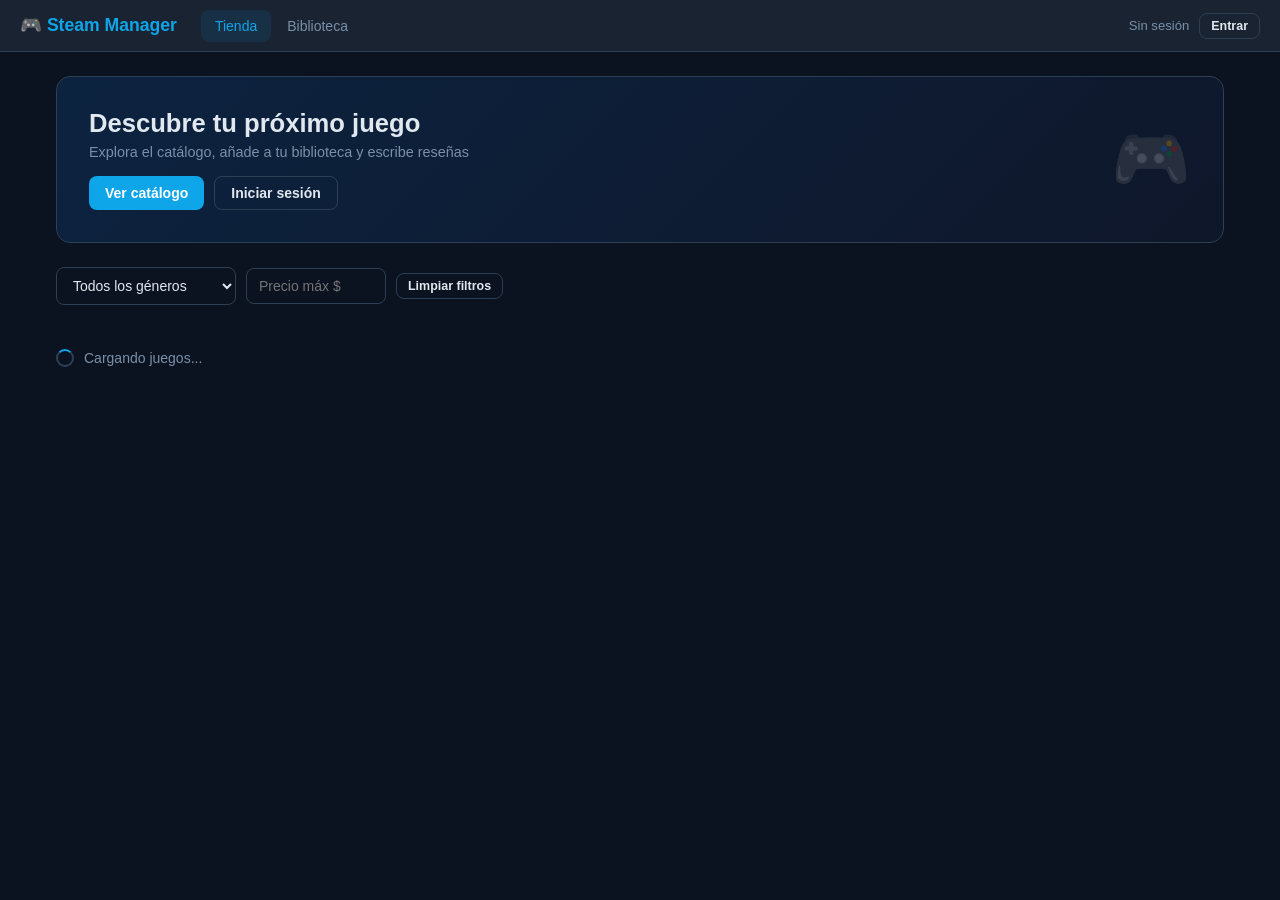
<file: src/static/index.html>
<!DOCTYPE html>
<html lang="es">
<head>
<meta charset="UTF-8">
<meta name="viewport" content="width=device-width,initial-scale=1">
<title>Steam Manager</title>
<style>
/* ── RESET & TOKENS ─────────────────────────────────────────────────────── */
*{box-sizing:border-box;margin:0;padding:0}
:root{
  --bg:#0b1220;--panel:#1a2332;--panel2:#1f2937;--line:#2d3f55;
  --text:#e2e8f0;--muted:#7a90a8;--accent:#0ea5e9;--accent2:#0284c7;
  --green:#22c55e;--red:#ef4444;--amber:#f59e0b;--purple:#a78bfa;
  --radius:10px;--radius-lg:14px;
}
html,body{height:100%}
body{font-family:'Segoe UI',Arial,sans-serif;background:var(--bg);color:var(--text);display:flex;flex-direction:column;min-height:100vh}
a{color:var(--accent);text-decoration:none}
button{cursor:pointer;font-family:inherit;font-size:.875rem;border:none;border-radius:8px;padding:8px 16px;font-weight:600;transition:opacity .15s,background .15s}
button:hover{opacity:.88}
button.btn-primary{background:var(--accent);color:#fff}
button.btn-secondary{background:transparent;border:1px solid var(--line);color:var(--text)}
button.btn-danger{background:#450a0a;color:#fca5a5;border:1px solid #7f1d1d}
button.btn-sm{padding:5px 11px;font-size:.78rem}
button.btn-icon{background:transparent;border:1px solid var(--line);color:var(--muted);padding:6px 10px}
button.btn-icon:hover{color:var(--text);border-color:var(--accent)}
input,select,textarea{background:var(--bg);border:1px solid var(--line);color:var(--text);border-radius:8px;padding:9px 12px;font-size:.875rem;font-family:inherit;width:100%;transition:border-color .15s}
input:focus,select:focus,textarea:focus{outline:none;border-color:var(--accent)}
label{font-size:.82rem;color:var(--muted);display:block;margin-bottom:4px}
.field{margin-bottom:14px}
/* ── NAVBAR ─────────────────────────────────────────────────────────────── */
nav{background:var(--panel);border-bottom:1px solid var(--line);padding:0 20px;display:flex;align-items:center;gap:0;position:sticky;top:0;z-index:100;height:52px}
.nav-logo{font-size:1.1rem;font-weight:700;color:var(--accent);margin-right:24px;white-space:nowrap}
.nav-links{display:flex;gap:2px;flex:1}
.nav-link{padding:8px 14px;border-radius:8px;font-size:.875rem;color:var(--muted);cursor:pointer;transition:color .15s,background .15s;border:none;background:none;font-family:inherit;font-weight:500}
.nav-link:hover{color:var(--text);background:rgba(255,255,255,.05)}
.nav-link.active{color:var(--accent);background:rgba(14,165,233,.1)}
.nav-right{display:flex;align-items:center;gap:10px;margin-left:auto}
.nav-user{font-size:.82rem;color:var(--muted)}
.nav-badge{background:var(--accent);color:#fff;font-size:.7rem;padding:2px 7px;border-radius:20px;font-weight:700}
/* ── LAYOUT ─────────────────────────────────────────────────────────────── */
main{flex:1;max-width:1200px;width:100%;margin:0 auto;padding:24px 16px}
.view{display:none}
.view.active{display:block}
/* ── TOAST ──────────────────────────────────────────────────────────────── */
#toast-container{position:fixed;bottom:24px;right:24px;display:flex;flex-direction:column;gap:8px;z-index:999}
.toast{padding:11px 16px;border-radius:10px;font-size:.875rem;font-weight:500;max-width:320px;animation:slide-in .2s ease;display:flex;align-items:center;gap:8px}
.toast.ok{background:#052e16;color:#86efac;border:1px solid #166534}
.toast.err{background:#450a0a;color:#fca5a5;border:1px solid #7f1d1d}
.toast.info{background:#0c1a2e;color:#93c5fd;border:1px solid #1e40af}
.toast.warn{background:#1c1100;color:#fde68a;border:1px solid #92400e}
@keyframes slide-in{from{transform:translateX(60px);opacity:0}to{transform:translateX(0);opacity:1}}
/* ── LOADING ────────────────────────────────────────────────────────────── */
.spinner{display:inline-block;width:18px;height:18px;border:2px solid var(--line);border-top-color:var(--accent);border-radius:50%;animation:spin .7s linear infinite}
@keyframes spin{to{transform:rotate(360deg)}}
.loading-row{display:flex;align-items:center;gap:10px;color:var(--muted);font-size:.875rem;padding:24px 0}
/* ── HERO SECTION ───────────────────────────────────────────────────────── */
.hero{background:linear-gradient(135deg,#0c2340,#0f172a);border:1px solid var(--line);border-radius:var(--radius-lg);padding:32px;margin-bottom:24px;display:flex;align-items:center;justify-content:space-between;gap:20px}
.hero h1{font-size:1.6rem;font-weight:700;margin-bottom:6px}
.hero p{color:var(--muted);font-size:.9rem}
.hero-actions{display:flex;gap:10px;margin-top:16px;flex-wrap:wrap}
/* ── FILTERS BAR ────────────────────────────────────────────────────────── */
.filters-bar{display:flex;gap:10px;flex-wrap:wrap;margin-bottom:20px;align-items:center}
.filters-bar select,.filters-bar input{max-width:180px;flex:none}
.results-count{margin-left:auto;font-size:.82rem;color:var(--muted)}
/* ── GAMES GRID ─────────────────────────────────────────────────────────── */
.games-grid{display:grid;grid-template-columns:repeat(auto-fill,minmax(210px,1fr));gap:14px}
.game-card{background:var(--panel);border:1px solid var(--line);border-radius:var(--radius-lg);overflow:hidden;transition:border-color .2s,transform .15s;cursor:pointer}
.game-card:hover{border-color:var(--accent);transform:translateY(-2px)}
.game-card-cover{height:120px;background:linear-gradient(135deg,#1a3a5c,#0f2240);display:flex;align-items:center;justify-content:center;font-size:2.2rem;position:relative}
.game-card-cover .type-badge{position:absolute;top:8px;right:8px;font-size:.68rem;padding:2px 7px;border-radius:20px;font-weight:600;text-transform:uppercase}
.type-badge.indie{background:#1e1b4b;color:#a5b4fc}
.type-badge.aaa{background:#1c0a00;color:#fdba74}
.type-badge.free_to_play{background:#052e16;color:#86efac}
.type-badge.early_access{background:#1c1100;color:#fde68a}
.game-card-body{padding:12px}
.game-card-body h4{font-size:.92rem;font-weight:600;margin-bottom:4px;white-space:nowrap;overflow:hidden;text-overflow:ellipsis}
.game-card-meta{font-size:.75rem;color:var(--muted);margin-bottom:8px}
.game-card-footer{display:flex;align-items:center;justify-content:space-between;gap:6px}
.price-tag{font-size:.95rem;font-weight:700;color:var(--accent)}
.price-tag.free{color:var(--green)}
.in-library-badge{font-size:.72rem;color:var(--green);display:flex;align-items:center;gap:3px}
/* ── GAME DETAIL ────────────────────────────────────────────────────────── */
.back-btn{display:inline-flex;align-items:center;gap:6px;color:var(--muted);font-size:.875rem;margin-bottom:20px;background:none;border:none;cursor:pointer;padding:0}
.back-btn:hover{color:var(--text)}
.detail-layout{display:grid;grid-template-columns:1fr 320px;gap:24px;align-items:start}
.detail-cover{height:240px;background:linear-gradient(135deg,#1a3a5c,#0f2240);border-radius:var(--radius-lg);display:flex;align-items:center;justify-content:center;font-size:4rem;margin-bottom:16px;border:1px solid var(--line)}
.detail-title{font-size:1.5rem;font-weight:700;margin-bottom:6px}
.detail-meta{display:flex;gap:10px;flex-wrap:wrap;margin-bottom:16px}
.detail-meta span{font-size:.8rem;padding:3px 10px;border-radius:20px;background:var(--panel2);border:1px solid var(--line);color:var(--muted)}
.detail-desc{color:var(--muted);font-size:.9rem;line-height:1.7;margin-bottom:20px}
.detail-sidebar{background:var(--panel);border:1px solid var(--line);border-radius:var(--radius-lg);padding:20px;position:sticky;top:70px}
.detail-price{font-size:1.8rem;font-weight:700;color:var(--accent);margin-bottom:16px}
.detail-price.free{color:var(--green)}
.detail-actions{display:flex;flex-direction:column;gap:8px}
/* ── REVIEWS ────────────────────────────────────────────────────────────── */
.reviews-section{margin-top:28px}
.reviews-section h3{font-size:1rem;font-weight:600;margin-bottom:14px;padding-bottom:10px;border-bottom:1px solid var(--line)}
.review-form{background:var(--panel);border:1px solid var(--line);border-radius:var(--radius-lg);padding:16px;margin-bottom:18px}
.review-form h4{font-size:.9rem;font-weight:600;margin-bottom:12px}
.star-row{display:flex;gap:4px;margin-bottom:12px}
.star{font-size:1.4rem;cursor:pointer;color:var(--line);transition:color .1s}
.star.active{color:var(--amber)}
.review-card{background:var(--panel);border:1px solid var(--line);border-radius:var(--radius);padding:14px;margin-bottom:10px}
.review-header{display:flex;justify-content:space-between;align-items:center;margin-bottom:6px}
.review-user{font-size:.82rem;font-weight:600;color:var(--accent)}
.review-rating{color:var(--amber);font-size:.85rem}
.review-content{font-size:.85rem;color:var(--muted);line-height:1.6}
.review-date{font-size:.75rem;color:var(--line);margin-top:4px}
/* ── LIBRARY ────────────────────────────────────────────────────────────── */
.library-grid{display:grid;grid-template-columns:repeat(auto-fill,minmax(260px,1fr));gap:14px}
.library-card{background:var(--panel);border:1px solid var(--line);border-radius:var(--radius-lg);padding:16px;display:flex;gap:14px;align-items:center}
.library-icon{width:52px;height:52px;background:linear-gradient(135deg,#1a3a5c,#0f2240);border-radius:10px;display:flex;align-items:center;justify-content:center;font-size:1.4rem;flex-shrink:0}
.library-info{flex:1;min-width:0}
.library-info h4{font-size:.9rem;font-weight:600;white-space:nowrap;overflow:hidden;text-overflow:ellipsis}
.library-info .lib-meta{font-size:.75rem;color:var(--muted);margin-top:2px}
.library-actions{display:flex;gap:6px;margin-top:8px}
/* ── PROFILE ────────────────────────────────────────────────────────────── */
.profile-header{background:var(--panel);border:1px solid var(--line);border-radius:var(--radius-lg);padding:24px;margin-bottom:20px;display:flex;align-items:center;gap:20px}
.profile-avatar{width:64px;height:64px;border-radius:50%;background:linear-gradient(135deg,var(--accent2),var(--purple));display:flex;align-items:center;justify-content:center;font-size:1.6rem;font-weight:700;flex-shrink:0}
.profile-info h2{font-size:1.2rem;font-weight:700}
.profile-info .role-badge{display:inline-block;font-size:.72rem;padding:2px 8px;border-radius:20px;background:#1e1b4b;color:#a5b4fc;margin-top:4px}
.profile-info .role-badge.admin{background:#1c0a00;color:#fdba74}
.stats-grid{display:grid;grid-template-columns:repeat(auto-fill,minmax(160px,1fr));gap:12px;margin-bottom:20px}
.stat-card{background:var(--panel);border:1px solid var(--line);border-radius:var(--radius-lg);padding:16px;text-align:center}
.stat-card .stat-num{font-size:1.6rem;font-weight:700;color:var(--accent)}
.stat-card .stat-label{font-size:.78rem;color:var(--muted);margin-top:4px}
/* ── ADMIN ──────────────────────────────────────────────────────────────── */
.admin-header{display:flex;justify-content:space-between;align-items:center;margin-bottom:20px}
.admin-header h2{font-size:1.1rem;font-weight:700}
.admin-table-wrap{background:var(--panel);border:1px solid var(--line);border-radius:var(--radius-lg);overflow:hidden}
.admin-tab{border-radius:8px;padding:6px 14px}
.admin-tab.active{background:rgba(14,165,233,.15);color:var(--accent);border-color:var(--accent)}
.role-pill{display:inline-block;font-size:.72rem;padding:2px 8px;border-radius:20px;font-weight:600}
.role-pill.admin{background:#1c0a00;color:#fdba74}
.role-pill.user{background:#0c1a2e;color:#93c5fd}
table{width:100%;border-collapse:collapse;font-size:.85rem}
th{background:var(--panel2);padding:10px 14px;text-align:left;font-size:.78rem;font-weight:600;color:var(--muted);text-transform:uppercase;letter-spacing:.04em;border-bottom:1px solid var(--line)}
td{padding:10px 14px;border-bottom:1px solid var(--line);vertical-align:middle}
tr:last-child td{border-bottom:none}
tr:hover td{background:rgba(255,255,255,.02)}
.td-actions{display:flex;gap:6px}
/* ── MODAL ──────────────────────────────────────────────────────────────── */
.modal-backdrop{display:none;position:fixed;inset:0;background:rgba(0,0,0,.7);z-index:200;align-items:center;justify-content:center}
.modal-backdrop.open{display:flex}
.modal{background:var(--panel);border:1px solid var(--line);border-radius:var(--radius-lg);padding:24px;width:100%;max-width:480px;max-height:90vh;overflow-y:auto}
.modal h3{font-size:1rem;font-weight:700;margin-bottom:18px}
.modal-footer{display:flex;gap:8px;justify-content:flex-end;margin-top:18px}
/* ── AUTH VIEW ──────────────────────────────────────────────────────────── */
.auth-wrap{max-width:400px;margin:40px auto}
.auth-tabs{display:flex;border-bottom:1px solid var(--line);margin-bottom:20px}
.auth-tab{padding:10px 20px;background:none;border:none;color:var(--muted);font-size:.9rem;font-weight:600;cursor:pointer;border-bottom:2px solid transparent;margin-bottom:-1px}
.auth-tab.active{color:var(--accent);border-bottom-color:var(--accent)}
.auth-card{background:var(--panel);border:1px solid var(--line);border-radius:var(--radius-lg);padding:24px}
/* ── EMPTY STATE ────────────────────────────────────────────────────────── */
.empty{text-align:center;padding:48px 20px;color:var(--muted)}
.empty .empty-icon{font-size:2.4rem;margin-bottom:12px}
.empty p{font-size:.9rem}
/* ── RESPONSIVE ─────────────────────────────────────────────────────────── */
@media(max-width:768px){
  .detail-layout{grid-template-columns:1fr}
  .detail-sidebar{position:static}
  nav{padding:0 12px}
  .nav-links .nav-link span{display:none}
  main{padding:16px 10px}
}
</style>
</head>
<body>

<!-- NAVBAR -->
<nav>
  <div class="nav-logo">🎮 Steam Manager</div>
  <div class="nav-links">
    <button class="nav-link active" onclick="navigate('store')" data-view="store">Tienda</button>
    <button class="nav-link" onclick="navigate('library')" data-view="library">Biblioteca</button>
    <button class="nav-link" id="nav-admin" onclick="navigate('admin')" data-view="admin" style="display:none">Admin</button>
  </div>
  <div class="nav-right">
    <span class="nav-user" id="nav-user-label">Sin sesión</span>
    <button class="btn-secondary btn-sm" id="nav-profile-btn" onclick="navigate('profile')" style="display:none">Mi perfil</button>
    <button class="btn-secondary btn-sm" id="nav-login-btn" onclick="navigate('auth')">Entrar</button>
    <button class="btn-secondary btn-sm" id="nav-logout-btn" onclick="doLogout()" style="display:none">Salir</button>
  </div>
</nav>

<!-- TOAST CONTAINER -->
<div id="toast-container"></div>

<!-- MAIN -->
<main>

  <!-- ── STORE VIEW ── -->
  <div id="view-store" class="view active">
    <div class="hero">
      <div>
        <h1>Descubre tu próximo juego</h1>
        <p>Explora el catálogo, añade a tu biblioteca y escribe reseñas</p>
        <div class="hero-actions">
          <button class="btn-primary" onclick="scrollToGames()">Ver catálogo</button>
          <button class="btn-secondary" onclick="navigate('auth')" id="hero-login-btn">Iniciar sesión</button>
        </div>
      </div>
      <div style="font-size:4rem;opacity:.3">🎮</div>
    </div>
    <div class="filters-bar">
      <select id="filterGenre" onchange="loadGames()">
        <option value="">Todos los géneros</option>
        <option value="action">Action</option>
        <option value="rpg">RPG</option>
        <option value="platformer">Platformer</option>
        <option value="strategy">Strategy</option>
        <option value="puzzle">Puzzle</option>
        <option value="simulation">Simulation</option>
        <option value="horror">Horror</option>
      </select>
      <input id="filterPrice" type="number" placeholder="Precio máx $" style="max-width:140px" onchange="loadGames()"/>
      <button class="btn-secondary btn-sm" onclick="clearFilters()">Limpiar filtros</button>
      <span class="results-count" id="results-count"></span>
    </div>
    <div id="games-grid" class="games-grid">
      <div class="loading-row"><div class="spinner"></div> Cargando juegos...</div>
    </div>
  </div>

  <!-- ── GAME DETAIL VIEW ── -->
  <div id="view-detail" class="view">
    <button class="back-btn" onclick="navigate('store')">← Volver a la tienda</button>
    <div id="detail-content"></div>
  </div>

  <!-- ── LIBRARY VIEW ── -->
  <div id="view-library" class="view">
    <h2 style="font-size:1.1rem;font-weight:700;margin-bottom:18px">Mi biblioteca</h2>
    <div id="library-content">
      <div class="empty"><div class="empty-icon">📚</div><p>Inicia sesión para ver tu biblioteca</p></div>
    </div>
  </div>

  <!-- ── PROFILE VIEW ── -->
  <div id="view-profile" class="view">
    <div id="profile-content">
      <div class="empty"><div class="empty-icon">👤</div><p>Inicia sesión para ver tu perfil</p></div>
    </div>
  </div>

  <!-- ── ADMIN VIEW ── -->
  <div id="view-admin" class="view">
    <div class="admin-header">
      <h2>Panel de administración</h2>
      <div style="display:flex;gap:8px">
        <button class="btn-secondary btn-sm admin-tab active" onclick="switchAdminTab('games')">Juegos</button>
        <button class="btn-secondary btn-sm admin-tab" onclick="switchAdminTab('users')">Usuarios</button>
      </div>
    </div>
    <div id="admin-tab-games">
      <div style="display:flex;justify-content:flex-end;margin-bottom:12px">
        <button class="btn-primary" onclick="openGameModal()">+ Nuevo juego</button>
      </div>
      <div class="admin-table-wrap">
        <table>
          <thead>
            <tr><th>ID</th><th>Título</th><th>Género</th><th>Tipo</th><th>Precio</th><th>Acciones</th></tr>
          </thead>
          <tbody id="admin-table-body">
            <tr><td colspan="6" style="color:var(--muted);text-align:center;padding:24px">Cargando...</td></tr>
          </tbody>
        </table>
      </div>
    </div>
    <div id="admin-tab-users" style="display:none">
      <div class="admin-table-wrap">
        <table>
          <thead>
            <tr><th>ID</th><th>Username</th><th>Email</th><th>Rol</th><th>Juegos</th><th>Tiempo total</th><th>Acciones</th></tr>
          </thead>
          <tbody id="admin-users-body">
            <tr><td colspan="6" style="color:var(--muted);text-align:center;padding:24px">Cargando...</td></tr>
          </tbody>
        </table>
      </div>
    </div>
  </div>

  <!-- ── AUTH VIEW ── -->
  <div id="view-auth" class="view">
    <div class="auth-wrap">
      <div class="auth-tabs">
        <button class="auth-tab active" onclick="switchAuthTab('login')">Iniciar sesión</button>
        <button class="auth-tab" onclick="switchAuthTab('register')">Registrarse</button>
      </div>

      <div id="auth-login" class="auth-card">
        <div class="field"><label>Email</label><input id="login-email" type="email" placeholder="tu@email.com"/></div>
        <div class="field"><label>Contraseña</label><input id="login-password" type="password" placeholder="••••••••"/></div>
        <button class="btn-primary" style="width:100%" onclick="doLogin()">Entrar</button>
        <p style="text-align:center;margin-top:12px;font-size:.8rem;color:var(--muted)">Admin: admin@steam.com / Admin1234!</p>
      </div>

      <div id="auth-register" class="auth-card" style="display:none">
        <div class="field"><label>Email</label><input id="reg-email" type="email" placeholder="tu@email.com"/></div>
        <div class="field"><label>Username</label><input id="reg-username" placeholder="tu_usuario"/></div>
        <div class="field"><label>Contraseña (mín. 8 caracteres)</label><input id="reg-password" type="password" placeholder="••••••••"/></div>
        <button class="btn-primary" style="width:100%" onclick="doRegister()">Crear cuenta</button>
      </div>
    </div>
  </div>

</main>

<!-- ── GAME MODAL (create/edit) ── -->
<div class="modal-backdrop" id="game-modal">
  <div class="modal">
    <h3 id="modal-title">Nuevo juego</h3>
    <input type="hidden" id="modal-game-id"/>
    <div class="field"><label>Título</label><input id="modal-title-input" placeholder="Nombre del juego"/></div>
    <div class="field"><label>Descripción</label><textarea id="modal-desc" rows="3" placeholder="Descripción del juego..."></textarea></div>
    <div style="display:grid;grid-template-columns:1fr 1fr;gap:12px">
      <div class="field"><label>Género</label>
        <select id="modal-genre">
          <option value="action">Action</option>
          <option value="rpg">RPG</option>
          <option value="platformer">Platformer</option>
          <option value="strategy">Strategy</option>
          <option value="puzzle">Puzzle</option>
          <option value="simulation">Simulation</option>
          <option value="horror">Horror</option>
          <option value="adventure">Adventure</option>
        </select>
      </div>
      <div class="field"><label>Tipo</label>
        <select id="modal-type">
          <option value="indie">Indie</option>
          <option value="aaa">AAA</option>
          <option value="free_to_play">Free to Play</option>
          <option value="early_access">Early Access</option>
        </select>
      </div>
    </div>
    <div style="display:grid;grid-template-columns:1fr 1fr;gap:12px">
      <div class="field"><label>Precio ($)</label><input id="modal-price" type="number" step="0.01" min="0" placeholder="0.00"/></div>
      <div class="field"><label>Desarrollador</label><input id="modal-dev" placeholder="Nombre del estudio"/></div>
    </div>
    <div class="modal-footer">
      <button class="btn-secondary" onclick="closeModal()">Cancelar</button>
      <button class="btn-primary" onclick="saveGame()">Guardar</button>
    </div>
  </div>
</div>

<!-- ── DELETE CONFIRM MODAL ── -->
<div class="modal-backdrop" id="delete-modal">
  <div class="modal" style="max-width:340px">
    <h3>¿Eliminar juego?</h3>
    <p style="color:var(--muted);font-size:.875rem;margin-bottom:20px">Esta acción no se puede deshacer.</p>
    <input type="hidden" id="delete-game-id"/>
    <div class="modal-footer">
      <button class="btn-secondary" onclick="closeDeleteModal()">Cancelar</button>
      <button class="btn-danger" onclick="confirmDelete()">Eliminar</button>
    </div>
  </div>
</div>

<script>
// ── STATE ────────────────────────────────────────────────────────────────────
const API = '/api/v1';
let token = null;
let currentUser = null;
let myLibraryIds = new Set();
let reviewRating = 0;
let currentView = 'store';

// ── SESSION STORAGE (localStorage con expiración de 8h) ──────────────────────
const SESSION_KEY = 'steam_session';
const SESSION_TTL = 8 * 60 * 60 * 1000; // 8 horas en ms

function saveSession(data) {
  localStorage.setItem(SESSION_KEY, JSON.stringify({
    ...data, expires: Date.now() + SESSION_TTL
  }));
}

function loadSession() {
  try {
    const raw = localStorage.getItem(SESSION_KEY);
    if (!raw) return null;
    const data = JSON.parse(raw);
    if (Date.now() > data.expires) { localStorage.removeItem(SESSION_KEY); return null; }
    return data;
  } catch { return null; }
}

function clearSession() {
  localStorage.removeItem(SESSION_KEY);
}

// ── API HELPER ───────────────────────────────────────────────────────────────
async function req(method, path, body = null, auth = false) {
  const headers = { 'Content-Type': 'application/json' };
  if (auth && token) headers['Authorization'] = 'Bearer ' + token;
  try {
    const r = await fetch(API + path, {
      method, headers,
      body: body ? JSON.stringify(body) : null
    });
    const data = await r.json().catch(() => ({}));
    return { ok: r.ok, status: r.status, data };
  } catch (e) {
    return { ok: false, status: 0, data: { message: 'Error de conexión' } };
  }
}

// ── TOAST ────────────────────────────────────────────────────────────────────
function toast(msg, type = 'ok') {
  const icons = { ok: '✓', err: '✕', info: 'ℹ', warn: '⚠' };
  const el = document.createElement('div');
  el.className = `toast ${type}`;
  el.innerHTML = `<span>${icons[type]}</span> ${msg}`;
  document.getElementById('toast-container').appendChild(el);
  setTimeout(() => el.remove(), 3500);
}

// ── NAVIGATION ───────────────────────────────────────────────────────────────
function navigate(view) {
  document.querySelectorAll('.view').forEach(v => v.classList.remove('active'));
  document.querySelectorAll('.nav-link').forEach(l => l.classList.remove('active'));
  const el = document.getElementById(`view-${view}`);
  if (el) el.classList.add('active');
  const link = document.querySelector(`[data-view="${view}"]`);
  if (link) link.classList.add('active');
  currentView = view;
  if (view === 'library') loadLibrary();
  if (view === 'profile') loadProfile();
  if (view === 'admin') loadAdminTable();
  if (view === 'store') loadGames();
}

function scrollToGames() {
  document.getElementById('games-grid').scrollIntoView({ behavior: 'smooth' });
}

// ── AUTH ─────────────────────────────────────────────────────────────────────
function switchAuthTab(tab) {
  document.querySelectorAll('.auth-tab').forEach((t, i) => {
    t.classList.toggle('active', (i === 0 && tab === 'login') || (i === 1 && tab === 'register'));
  });
  document.getElementById('auth-login').style.display = tab === 'login' ? 'block' : 'none';
  document.getElementById('auth-register').style.display = tab === 'register' ? 'block' : 'none';
}

async function doLogin() {
  const email = document.getElementById('login-email').value.trim();
  const password = document.getElementById('login-password').value;
  if (!email || !password) return toast('Completa email y contraseña', 'warn');
  const { ok, data } = await req('POST', '/auth/login', { email, password });
  if (ok) {
    token = data.access_token;
    currentUser = { id: data.user_id, role: data.role, email };
    saveSession({ token: data.access_token, email, role: data.role, uid: data.user_id });
    updateNavAuth();
    await loadMyLibraryIds();
    toast('Sesión iniciada — bienvenido');
    navigate('store');
  } else {
    toast(data.message || 'Credenciales incorrectas', 'err');
  }
}

async function doRegister() {
  const email = document.getElementById('reg-email').value.trim();
  const username = document.getElementById('reg-username').value.trim();
  const password = document.getElementById('reg-password').value;
  if (!email || !username || !password) return toast('Completa todos los campos', 'warn');
  const { ok, data } = await req('POST', '/auth/register', { email, username, password });
  if (ok) {
    toast('Cuenta creada — ahora inicia sesión');
    switchAuthTab('login');
    document.getElementById('login-email').value = email;
  } else {
    toast(data.message || 'Error al registrar', 'err');
  }
}

function doLogout() {
  token = null;
  currentUser = null;
  myLibraryIds.clear();
  clearSession();
  updateNavAuth();
  toast('Sesión cerrada', 'info');
  navigate('store');
}

function updateNavAuth() {
  const logged = !!currentUser;
  document.getElementById('nav-user-label').textContent = logged ? currentUser.email : 'Sin sesión';
  document.getElementById('nav-login-btn').style.display = logged ? 'none' : 'inline-block';
  document.getElementById('nav-logout-btn').style.display = logged ? 'inline-block' : 'none';
  document.getElementById('nav-profile-btn').style.display = logged ? 'inline-block' : 'none';
  document.getElementById('nav-admin').style.display = (logged && currentUser.role === 'admin') ? 'inline-block' : 'none';
  document.getElementById('hero-login-btn').style.display = logged ? 'none' : 'inline-block';
}

// ── LIBRARY IDS (para mostrar badge "en biblioteca") ─────────────────────────
async function loadMyLibraryIds() {
  if (!token) return;
  const { ok, data } = await req('GET', '/library', null, true);
  if (ok && Array.isArray(data)) {
    myLibraryIds = new Set(data.map(e => e.game_id));
  }
}

// ── STORE / GAMES ────────────────────────────────────────────────────────────
const ICONS = { action: '⚔️', rpg: '🧙', platformer: '🏃', strategy: '♟️', puzzle: '🧩', simulation: '🏙️', horror: '👻', adventure: '🗺️' };

async function loadGames() {
  const genre = document.getElementById('filterGenre').value;
  const price = document.getElementById('filterPrice').value;
  let url = '/games?limit=50';
  if (genre) url += '&genre=' + genre;
  if (price) url += '&price_max=' + price;

  const grid = document.getElementById('games-grid');
  grid.innerHTML = '<div class="loading-row"><div class="spinner"></div> Cargando juegos...</div>';

  const { ok, data } = await req('GET', url);
  if (!ok || !Array.isArray(data)) {
    grid.innerHTML = '<div class="empty"><div class="empty-icon">⚠️</div><p>Error al cargar juegos</p></div>';
    return;
  }
  document.getElementById('results-count').textContent = `${data.length} juego${data.length !== 1 ? 's' : ''}`;
  if (data.length === 0) {
    grid.innerHTML = '<div class="empty"><div class="empty-icon">🔍</div><p>Sin resultados para los filtros aplicados</p></div>';
    return;
  }
  grid.innerHTML = data.map(g => {
    const inLib = myLibraryIds.has(g.id);
    const priceHtml = g.price === 0
      ? '<span class="price-tag free">Gratis</span>'
      : `<span class="price-tag">$${g.price.toFixed(2)}</span>`;
    return `
    <div class="game-card" onclick="openDetail(${g.id})">
      <div class="game-card-cover">
        ${ICONS[g.genre] || '🎮'}
        <span class="type-badge ${g.game_type}">${g.game_type.replace('_',' ')}</span>
      </div>
      <div class="game-card-body">
        <h4 title="${g.title}">${g.title}</h4>
        <div class="game-card-meta">${g.genre} · ${g.developer || '—'}</div>
        <div class="game-card-footer">
          ${priceHtml}
          ${inLib
            ? '<span class="in-library-badge">✓ En biblioteca</span>'
            : `<button class="btn-primary btn-sm" onclick="event.stopPropagation();addToLibrary(${g.id},'${g.title.replace(/'/g,"\\'")}')">+ Añadir</button>`
          }
        </div>
      </div>
    </div>`;
  }).join('');
}

function clearFilters() {
  document.getElementById('filterGenre').value = '';
  document.getElementById('filterPrice').value = '';
  loadGames();
}

// ── GAME DETAIL ───────────────────────────────────────────────────────────────
async function openDetail(gameId) {
  navigate('detail');
  const content = document.getElementById('detail-content');
  content.innerHTML = '<div class="loading-row"><div class="spinner"></div> Cargando...</div>';

  const [gameRes, reviewRes] = await Promise.all([
    req('GET', `/games/${gameId}`),
    req('GET', `/games/${gameId}/reviews`)
  ]);

  if (!gameRes.ok) {
    content.innerHTML = '<div class="empty"><div class="empty-icon">⚠️</div><p>Error al cargar el juego</p></div>';
    return;
  }

  const g = gameRes.data;
  const reviews = reviewRes.ok && Array.isArray(reviewRes.data) ? reviewRes.data : [];
  const inLib = myLibraryIds.has(g.id);
  const avgRating = reviews.length ? (reviews.reduce((s, r) => s + r.rating, 0) / reviews.length).toFixed(1) : null;
  const stars = r => '★'.repeat(r) + '☆'.repeat(5 - r);

  content.innerHTML = `
    <div class="detail-layout">
      <div>
        <div class="detail-cover">${ICONS[g.genre] || '🎮'}</div>
        <h1 class="detail-title">${g.title}</h1>
        <div class="detail-meta">
          <span>${g.genre}</span>
          <span class="type-badge ${g.game_type}" style="border:none">${g.game_type.replace('_',' ')}</span>
          ${g.developer ? `<span>${g.developer}</span>` : ''}
          ${avgRating ? `<span>⭐ ${avgRating}/5 (${reviews.length} reseñas)</span>` : '<span>Sin reseñas aún</span>'}
        </div>
        <p class="detail-desc">${g.description || 'Sin descripción disponible.'}</p>

        <div class="reviews-section">
          <h3>Reseñas de la comunidad</h3>
          ${currentUser ? `
          <div class="review-form" id="review-form-${g.id}">
            <h4>Escribe tu reseña</h4>
            <div class="star-row" id="stars-${g.id}">
              ${[1,2,3,4,5].map(i => `<span class="star" onclick="setRating(${g.id},${i})" data-val="${i}">★</span>`).join('')}
            </div>
            <div class="field"><textarea id="review-text-${g.id}" rows="3" placeholder="Cuéntale a la comunidad tu experiencia..."></textarea></div>
            <button class="btn-primary btn-sm" onclick="submitReview(${g.id})">Publicar reseña</button>
          </div>` : '<p style="color:var(--muted);font-size:.85rem;margin-bottom:14px">Inicia sesión para escribir una reseña.</p>'}
          <div id="reviews-list-${g.id}">
            ${reviews.length === 0
              ? '<div class="empty" style="padding:24px 0"><div class="empty-icon">💬</div><p>Sé el primero en reseñar este juego</p></div>'
              : reviews.map(r => `
                <div class="review-card">
                  <div class="review-header">
                    <span class="review-user">Usuario #${r.user_id}</span>
                    <span class="review-rating">${stars(r.rating)} ${r.rating}/5</span>
                  </div>
                  ${r.content ? `<p class="review-content">${r.content}</p>` : ''}
                  <div class="review-date">${new Date(r.created_at).toLocaleDateString('es-CO', {year:'numeric',month:'long',day:'numeric'})}</div>
                </div>`).join('')
            }
          </div>
        </div>
      </div>

      <div class="detail-sidebar">
        <div class="detail-price ${g.price === 0 ? 'free' : ''}">${g.price === 0 ? 'Gratis' : '$' + g.price.toFixed(2)}</div>
        <div class="detail-actions">
          ${g.game_url && inLib
            ? `<button class="btn-primary" style="background:#22c55e" onclick="window.location.href='${g.game_url}'">▶ Jugar ahora</button>`
            : g.game_url && !inLib
            ? `<button class="btn-secondary" disabled style="opacity:.5;cursor:default" title="Añade el juego a tu biblioteca para jugar">▶ Jugar (añade primero)</button>`
            : ''
          }
          ${inLib
            ? `<button class="btn-secondary" disabled style="opacity:.5;cursor:default">✓ Ya está en tu biblioteca</button>
               <button class="btn-secondary" onclick="removeFromLibrary(${g.id},'${g.title.replace(/'/g,"\\'")}')">Quitar de biblioteca</button>`
            : `<button class="btn-primary" onclick="addToLibrary(${g.id},'${g.title.replace(/'/g,"\\'")}')">+ Añadir a biblioteca</button>`
          }
          <button class="btn-secondary" onclick="navigate('store')">← Volver a la tienda</button>
        </div>
        <hr style="border-color:var(--line);margin:16px 0"/>
        <div style="font-size:.8rem;color:var(--muted);line-height:1.8">
          <div><b style="color:var(--text)">Desarrollador</b><br>${g.developer || '—'}</div>
          <div style="margin-top:8px"><b style="color:var(--text)">Género</b><br>${g.genre}</div>
          <div style="margin-top:8px"><b style="color:var(--text)">Tipo</b><br>${g.game_type.replace('_',' ')}</div>
        </div>
      </div>
    </div>`;
}

// ── REVIEWS ───────────────────────────────────────────────────────────────────
function setRating(gameId, val) {
  reviewRating = val;
  document.querySelectorAll(`#stars-${gameId} .star`).forEach(s => {
    s.classList.toggle('active', parseInt(s.dataset.val) <= val);
  });
}

async function submitReview(gameId) {
  if (!token) return toast('Inicia sesión para reseñar', 'warn');
  if (!reviewRating) return toast('Selecciona una calificación con las estrellas', 'warn');
  const content = document.getElementById(`review-text-${gameId}`).value.trim();
  const { ok, data } = await req('POST', `/games/${gameId}/reviews`, { rating: reviewRating, content: content || null }, true);
  if (ok) {
    toast('Reseña publicada');
    reviewRating = 0;
    openDetail(gameId);
  } else {
    toast(data.message || 'Error al publicar', 'err');
  }
}

// ── LIBRARY ───────────────────────────────────────────────────────────────────
async function addToLibrary(gameId, title) {
  if (!token) { toast('Inicia sesión para añadir juegos', 'warn'); navigate('auth'); return; }
  const { ok, data } = await req('POST', `/library/${gameId}`, null, true);
  if (ok) {
    myLibraryIds.add(gameId);
    toast(`"${title}" añadido a tu biblioteca`);
    loadGames();
  } else {
    toast(data.message || 'Error al añadir', 'err');
  }
}

async function removeFromLibrary(gameId, title) {
  const { ok } = await req('DELETE', `/library/${gameId}`, null, true);
  if (ok) {
    myLibraryIds.delete(gameId);
    toast(`"${title}" quitado de tu biblioteca`, 'info');
    loadGames();
    if (currentView === 'library') loadLibrary();
    if (currentView === 'detail') openDetail(gameId);
  } else {
    toast('Error al quitar', 'err');
  }
}

async function loadLibrary() {
  const el = document.getElementById('library-content');
  if (!token) {
    el.innerHTML = '<div class="empty"><div class="empty-icon">🔒</div><p>Inicia sesión para ver tu biblioteca</p></div>';
    return;
  }
  el.innerHTML = '<div class="loading-row"><div class="spinner"></div> Cargando biblioteca...</div>';
  const { ok, data } = await req('GET', '/library', null, true);
  if (!ok || !Array.isArray(data) || data.length === 0) {
    el.innerHTML = '<div class="empty"><div class="empty-icon">📚</div><p>Tu biblioteca está vacía — añade juegos desde la tienda</p></div>';
    return;
  }
  el.innerHTML = `<div class="library-grid">${data.map(e => `
    <div class="library-card">
      <div class="library-icon">${ICONS[e.game.genre] || '🎮'}</div>
      <div class="library-info">
        <h4>${e.game.title}</h4>
        <div class="lib-meta">${e.game.genre} · ${e.game.game_type.replace('_',' ')}</div>
        <div class="lib-meta">Añadido: ${new Date(e.added_at).toLocaleDateString()}</div>
        <div class="library-actions">
          ${e.game.game_url ? `<button class="btn-primary btn-sm" onclick="window.location.href='${e.game.game_url}'">▶ Jugar</button>` : ''}
          <button class="btn-secondary btn-sm" onclick="openDetail(${e.game_id})">Detalle</button>
          <button class="btn-icon btn-sm" onclick="removeFromLibrary(${e.game_id},'${e.game.title.replace(/'/g,"\\'")}')">✕</button>
        </div>
      </div>
    </div>`).join('')}</div>`;
}

// ── PROFILE ───────────────────────────────────────────────────────────────────
async function loadProfile() {
  const el = document.getElementById('profile-content');
  if (!token) {
    el.innerHTML = '<div class="empty"><div class="empty-icon">🔒</div><p>Inicia sesión para ver tu perfil</p></div>';
    return;
  }
  el.innerHTML = '<div class="loading-row"><div class="spinner"></div> Cargando perfil...</div>';
  const { ok, data } = await req('GET', '/library', null, true);
  const library = ok && Array.isArray(data) ? data : [];
  const initial = (currentUser.email || 'U')[0].toUpperCase();
  el.innerHTML = `
    <div class="profile-header">
      <div class="profile-avatar">${initial}</div>
      <div class="profile-info">
        <h2>${currentUser.email}</h2>
        <span class="role-badge ${currentUser.role}">${currentUser.role}</span>
      </div>
    </div>
    <div class="stats-grid">
      <div class="stat-card"><div class="stat-num">${library.length}</div><div class="stat-label">Juegos en biblioteca</div></div>
      <div class="stat-card"><div class="stat-num">${library.filter(e => e.game.price === 0).length}</div><div class="stat-label">Juegos gratuitos</div></div>
      <div class="stat-card"><div class="stat-num">$${library.reduce((s,e) => s + e.game.price, 0).toFixed(2)}</div><div class="stat-label">Valor total</div></div>
      <div class="stat-card"><div class="stat-num">${[...new Set(library.map(e => e.game.genre))].length}</div><div class="stat-label">Géneros distintos</div></div>
    </div>
    ${library.length > 0 ? `
    <h3 style="font-size:1rem;font-weight:600;margin-bottom:12px">Géneros en tu biblioteca</h3>
    <div style="display:flex;gap:8px;flex-wrap:wrap">
      ${[...new Set(library.map(e=>e.game.genre))].map(g=>`
        <span style="background:var(--panel);border:1px solid var(--line);padding:4px 12px;border-radius:20px;font-size:.8rem;color:var(--muted)">${ICONS[g]||'🎮'} ${g}</span>
      `).join('')}
    </div>` : ''}`;
}

// ── ADMIN ─────────────────────────────────────────────────────────────────────
async function loadAdminTable() {
  if (!currentUser || currentUser.role !== 'admin') {
    navigate('store'); toast('Acceso denegado', 'err'); return;
  }
  const tbody = document.getElementById('admin-table-body');
  tbody.innerHTML = '<tr><td colspan="6" style="color:var(--muted);text-align:center;padding:24px">Cargando...</td></tr>';
  const { ok, data } = await req('GET', '/games?limit=100');
  if (!ok || !Array.isArray(data)) {
    tbody.innerHTML = '<tr><td colspan="6" style="color:var(--muted);text-align:center">Error al cargar</td></tr>';
    return;
  }
  if (data.length === 0) {
    tbody.innerHTML = '<tr><td colspan="6" style="color:var(--muted);text-align:center;padding:24px">No hay juegos</td></tr>';
    return;
  }
  tbody.innerHTML = data.map(g => `
    <tr>
      <td style="color:var(--muted)">#${g.id}</td>
      <td><b>${g.title}</b></td>
      <td>${g.genre}</td>
      <td><span class="type-badge ${g.game_type}" style="font-size:.72rem">${g.game_type.replace('_',' ')}</span></td>
      <td>${g.price === 0 ? '<span style="color:var(--green)">Gratis</span>' : '$' + g.price.toFixed(2)}</td>
      <td class="td-actions">
        <button class="btn-icon btn-sm" onclick="openGameModal(${g.id})">✏️ Editar</button>
        <button class="btn-danger btn-sm" onclick="openDeleteModal(${g.id})">🗑️ Borrar</button>
      </td>
    </tr>`).join('');
}

function openGameModal(gameId = null) {
  document.getElementById('modal-game-id').value = gameId || '';
  document.getElementById('modal-title').textContent = gameId ? 'Editar juego' : 'Nuevo juego';
  if (!gameId) {
    ['modal-title-input','modal-desc','modal-dev','modal-price'].forEach(id => document.getElementById(id).value = '');
    document.getElementById('modal-genre').value = 'action';
    document.getElementById('modal-type').value = 'indie';
  } else {
    req('GET', `/games/${gameId}`).then(({ ok, data }) => {
      if (!ok) return;
      document.getElementById('modal-title-input').value = data.title;
      document.getElementById('modal-desc').value = data.description || '';
      document.getElementById('modal-genre').value = data.genre;
      document.getElementById('modal-type').value = data.game_type;
      document.getElementById('modal-price').value = data.price;
      document.getElementById('modal-dev').value = data.developer || '';
    });
  }
  document.getElementById('game-modal').classList.add('open');
}

function closeModal() { document.getElementById('game-modal').classList.remove('open'); }

async function saveGame() {
  const gameId = document.getElementById('modal-game-id').value;
  const body = {
    title: document.getElementById('modal-title-input').value.trim(),
    description: document.getElementById('modal-desc').value.trim() || null,
    genre: document.getElementById('modal-genre').value,
    game_type: document.getElementById('modal-type').value,
    price: parseFloat(document.getElementById('modal-price').value) || 0,
    developer: document.getElementById('modal-dev').value.trim() || null,
  };
  if (!body.title) return toast('El título es obligatorio', 'warn');
  const isEdit = !!gameId;
  const { ok, data } = await req(isEdit ? 'PUT' : 'POST', isEdit ? `/games/${gameId}` : '/games', body, true);
  if (ok) {
    toast(isEdit ? 'Juego actualizado' : 'Juego creado');
    closeModal();
    loadAdminTable();
    await loadGames();
  } else {
    toast(data.message || 'Error al guardar', 'err');
  }
}

function openDeleteModal(gameId) {
  document.getElementById('delete-game-id').value = gameId;
  document.getElementById('delete-modal').classList.add('open');
}

function closeDeleteModal() { document.getElementById('delete-modal').classList.remove('open'); }

async function confirmDelete() {
  const val = document.getElementById('delete-game-id').value;
  const isUser = val.startsWith('user_');
  const id = isUser ? val.replace('user_', '') : val;
  const url = isUser ? `/users/${id}` : `/games/${id}`;
  const { ok } = await req('DELETE', url, null, true);
  if (ok) {
    toast(isUser ? 'Usuario eliminado' : 'Juego eliminado', 'info');
    closeDeleteModal();
    document.querySelector('#delete-modal h3').textContent = '¿Eliminar juego?';
    if (isUser) loadUsersTable(); else { loadAdminTable(); loadGames(); }
  } else {
    toast('Error al eliminar', 'err');
  }
}

// Cerrar modales al hacer clic en el fondo
document.getElementById('user-games-modal').addEventListener('click', e => { if(e.target.id==='user-games-modal') e.target.classList.remove('open'); });
document.querySelectorAll('.modal-backdrop').forEach(m => {
  m.addEventListener('click', e => { if (e.target === m) m.classList.remove('open'); });
});

// ── ADMIN TABS ───────────────────────────────────────────────────────────────
function switchAdminTab(tab) {
  document.getElementById('admin-tab-games').style.display = tab === 'games' ? 'block' : 'none';
  document.getElementById('admin-tab-users').style.display = tab === 'users' ? 'block' : 'none';
  document.querySelectorAll('.admin-tab').forEach((t, i) => {
    t.classList.toggle('active', (i === 0 && tab === 'games') || (i === 1 && tab === 'users'));
  });
  if (tab === 'users') loadUsersTable();
}

// ── USERS ADMIN ───────────────────────────────────────────────────────────────
async function loadUsersTable() {
  const tbody = document.getElementById('admin-users-body');
  tbody.innerHTML = '<tr><td colspan="7" style="color:var(--muted);text-align:center;padding:24px">Cargando...</td></tr>';
  const { ok, data } = await req('GET', '/users', null, true);
  if (!ok || !Array.isArray(data)) {
    tbody.innerHTML = '<tr><td colspan="7" style="color:var(--muted);text-align:center">Error al cargar usuarios</td></tr>';
    return;
  }
  tbody.innerHTML = data.map(u => `
    <tr>
      <td style="color:var(--muted)">#${u.id}</td>
      <td><b>${u.username}</b></td>
      <td style="color:var(--muted);font-size:.8rem">${u.email}</td>
      <td><span class="role-pill ${u.role}">${u.role}</span></td>
      <td style="color:var(--accent);text-align:center">${u.total_games}</td>
      <td style="color:var(--muted);text-align:center">${u.total_minutes > 0 ? u.total_minutes + ' min' : '—'}</td>
      <td class="td-actions">
        <button class="btn-icon btn-sm" onclick="openUserGamesModal(${u.id},'${u.username}')" title="Ver juegos">📋</button>
        <button class="btn-icon btn-sm" onclick="toggleUserRole(${u.id},'${u.role}')" title="${u.role === 'admin' ? 'Quitar admin' : 'Hacer admin'}">
          ${u.role === 'admin' ? '⬇️' : '⬆️'}
        </button>
        <button class="btn-danger btn-sm" onclick="openDeleteUserModal(${u.id},'${u.username}')">🗑️</button>
      </td>
    </tr>`).join('');
}

async function openUserGamesModal(userId, username) {
  document.getElementById('user-games-title').textContent = `Juegos de ${username}`;
  document.getElementById('user-games-body').innerHTML = '<tr><td colspan="3" style="text-align:center;color:var(--muted);padding:16px">Cargando...</td></tr>';
  document.getElementById('user-games-modal').classList.add('open');
  const { ok, data } = await req('GET', `/users/${userId}/games`, null, true);
  if (!ok || !Array.isArray(data) || data.length === 0) {
    document.getElementById('user-games-body').innerHTML = '<tr><td colspan="3" style="text-align:center;color:var(--muted);padding:16px">Sin juegos en biblioteca</td></tr>';
    return;
  }
  document.getElementById('user-games-body').innerHTML = data.map(g => `
    <tr>
      <td>${g.game_title}</td>
      <td style="text-align:center;color:${g.total_minutes > 0 ? 'var(--accent)' : 'var(--muted)'}">
        ${g.total_minutes > 0 ? g.total_minutes + ' min' : '—'}
      </td>
      <td style="color:var(--muted);font-size:.8rem">${new Date(g.added_at).toLocaleDateString()}</td>
    </tr>`).join('');
}

async function toggleUserRole(userId, currentRole) {
  const { ok, data } = await req('PUT', `/users/${userId}/role`, null, true);
  if (ok) {
    toast(`Rol cambiado a ${data.role}`, 'info');
    loadUsersTable();
  } else {
    toast(data.message || 'Error al cambiar rol', 'err');
  }
}

function openDeleteUserModal(userId, username) {
  document.getElementById('delete-game-id').value = 'user_' + userId;
  document.querySelector('#delete-modal h3').textContent = `¿Eliminar usuario "${username}"?`;
  document.getElementById('delete-modal').classList.add('open');
}

// ── INIT — restaurar sesión desde localStorage ───────────────────────────────
(async function restoreSession() {
  const saved = loadSession();
  if (saved) {
    token = saved.token;
    currentUser = { id: saved.uid, role: saved.role, email: saved.email };
    updateNavAuth();
    await loadMyLibraryIds();
  }
  loadGames();
})();
</script>

<!-- ── USER GAMES MODAL ── -->
<div class="modal-backdrop" id="user-games-modal">
  <div class="modal" style="max-width:500px">
    <h3 id="user-games-title">Juegos del usuario</h3>
    <div class="admin-table-wrap" style="margin-top:12px">
      <table>
        <thead><tr><th>Juego</th><th style="text-align:center">Tiempo jugado</th><th>Añadido</th></tr></thead>
        <tbody id="user-games-body"></tbody>
      </table>
    </div>
    <div class="modal-footer">
      <button class="btn-secondary" onclick="document.getElementById('user-games-modal').classList.remove('open')">Cerrar</button>
    </div>
  </div>
</div>
</body>
</html>
</file>
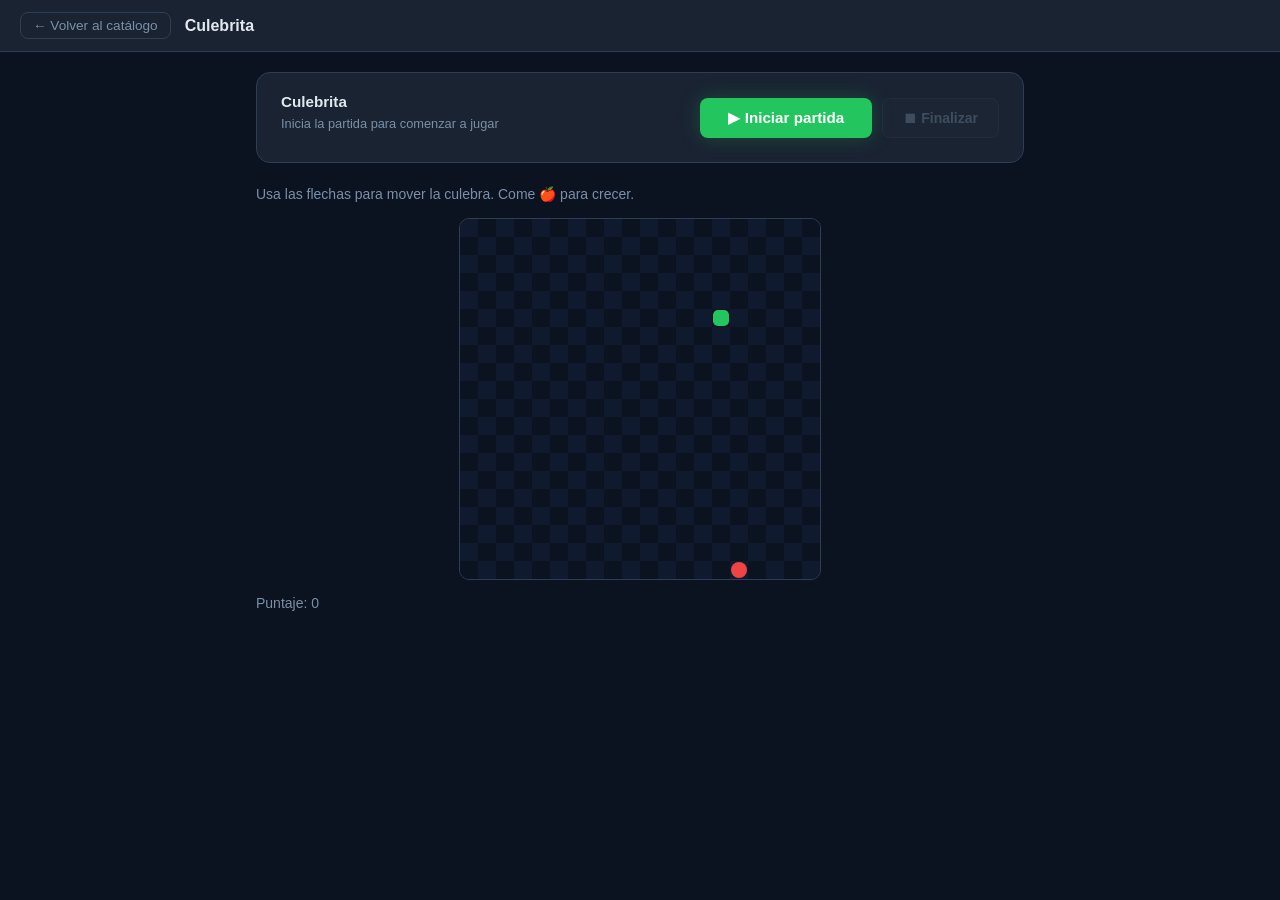
<file: src/static/games/01-culebrita.html>
<!doctype html>
<html lang="es">
<head>
  <meta charset="UTF-8" />
  <meta name="viewport" content="width=device-width, initial-scale=1.0" />
  <title id="title"></title>
  <link rel="stylesheet" href="styles.css" />
</head>
<body>
  <nav class="game-topbar">
    <a class="back-link" href="/">← Volver al catálogo</a>
    <span class="game-title" id="gameName">Culebrita</span>
    <span class="session-msg" id="sessionMsg"></span>
  </nav>
  <main class="game-wrap">
    <div class="session-panel">
      <div class="session-info">
        <h3>Culebrita</h3>
        <p>Inicia la partida para comenzar a jugar</p>
      </div>
      <div class="session-btns">
        <button id="startBtn">▶ Iniciar partida</button>
        <button id="endBtn" disabled>⏹ Finalizar</button>
      </div>
    </div>
    <div id="area"></div>
  </main>

  <script>const GAME_NAME = "Culebrita";</script>
  <script src="game-base.js"></script>
  <script>
    area.innerHTML = `
      <p>Usa las flechas para mover la culebra. Come 🍎 para crecer.</p>
      <canvas id="snakeCanvas" width="360" height="360"></canvas>
      <p id="snakeInfo">Puntaje: 0</p>
    `;

    const canvas = document.getElementById("snakeCanvas");
    const ctx = canvas.getContext("2d");
    const info = document.getElementById("snakeInfo");

    const size = 18;
    const cells = canvas.width / size;

    let snake = [{ x: 5, y: 5 }];
    let dir = { x: 1, y: 0 };
    let nextDir = { x: 1, y: 0 };
    let food = randomFood();
    let score = 0;

    function randomFood() {
      let p;
      do {
        p = { x: Math.floor(Math.random() * cells), y: Math.floor(Math.random() * cells) };
      } while (snake.some(s => s.x === p.x && s.y === p.y));
      return p;
    }

    function resetGame() {
      snake = [{ x: 5, y: 5 }];
      dir = { x: 1, y: 0 };
      nextDir = { x: 1, y: 0 };
      score = 0;
      food = randomFood();
      info.textContent = `Puntaje: ${score}`;
    }

    function drawCell(x, y, color, radius = 4) {
      const px = x * size;
      const py = y * size;
      ctx.fillStyle = color;
      ctx.beginPath();
      ctx.roundRect(px + 1, py + 1, size - 2, size - 2, radius);
      ctx.fill();
    }

    function draw() {
      ctx.fillStyle = "#0b1220";
      ctx.fillRect(0, 0, canvas.width, canvas.height);

      for (let y = 0; y < cells; y++) {
        for (let x = 0; x < cells; x++) {
          if ((x + y) % 2 === 0) {
            ctx.fillStyle = "#101a2f";
            ctx.fillRect(x * size, y * size, size, size);
          }
        }
      }

      drawCell(food.x, food.y, "#ef4444", 8);

      snake.forEach((p, i) => {
        drawCell(p.x, p.y, i === 0 ? "#22c55e" : "#16a34a", 5);
      });
    }

    function step() {
      dir = nextDir;
      const head = { x: snake[0].x + dir.x, y: snake[0].y + dir.y };

      if (
        head.x < 0 || head.y < 0 || head.x >= cells || head.y >= cells ||
        snake.some((p) => p.x === head.x && p.y === head.y)
      ) {
        resetGame();
        draw();
        return;
      }

      snake.unshift(head);

      if (head.x === food.x && head.y === food.y) {
        score += 1;
        info.textContent = `Puntaje: ${score}`;
        food = randomFood();
      } else {
        snake.pop();
      }

      draw();
    }

    document.addEventListener("keydown", (e) => {
      if (e.key === "ArrowUp" && dir.y !== 1) nextDir = { x: 0, y: -1 };
      if (e.key === "ArrowDown" && dir.y !== -1) nextDir = { x: 0, y: 1 };
      if (e.key === "ArrowLeft" && dir.x !== 1) nextDir = { x: -1, y: 0 };
      if (e.key === "ArrowRight" && dir.x !== -1) nextDir = { x: 1, y: 0 };
    });

    resetGame();
    draw();
    setInterval(step, 130);
  </script>
</body>
</html>
</file>
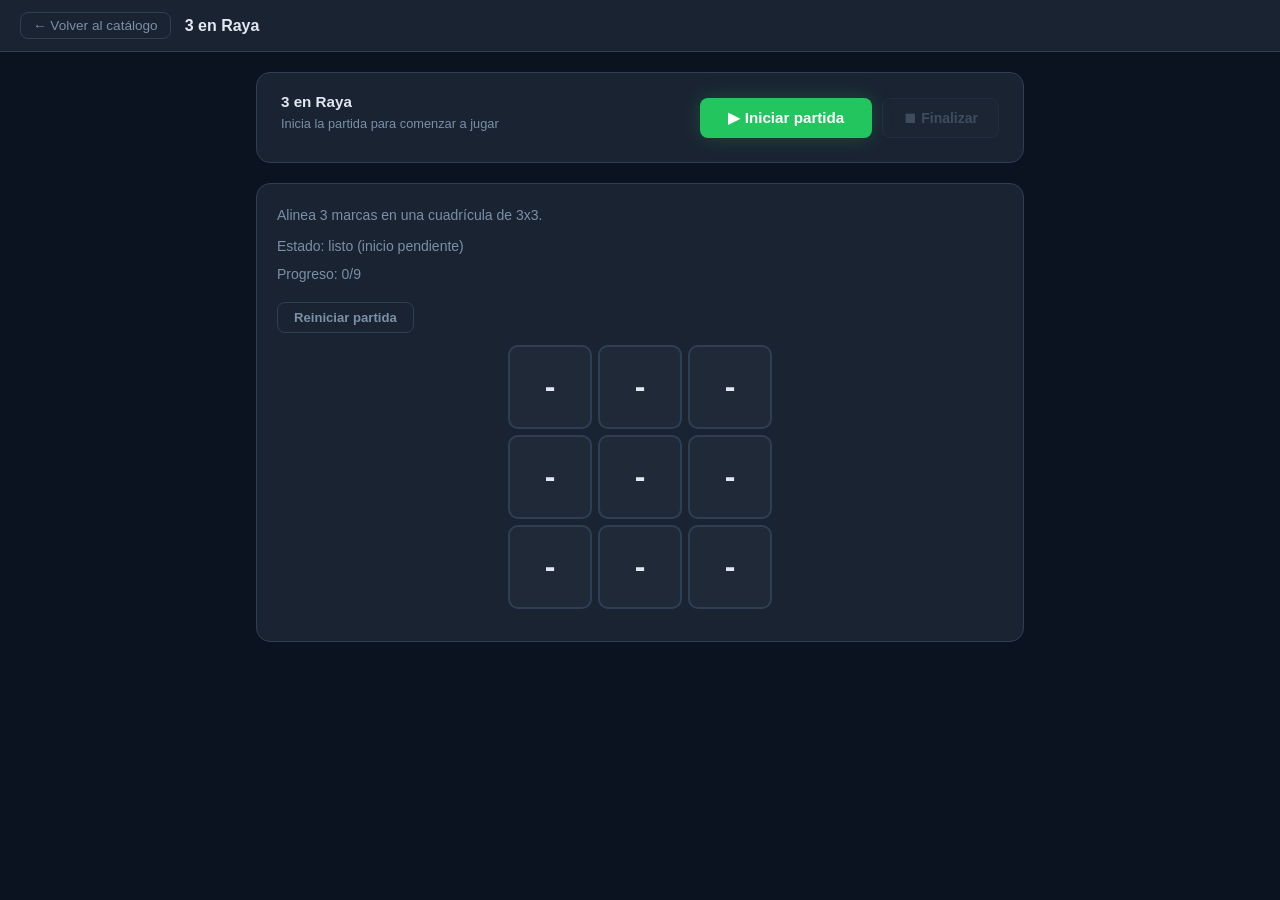
<file: src/static/games/02-tres-en-raya.html>
<!doctype html><html lang="es"><head><meta charset="UTF-8"><meta name="viewport" content="width=device-width, initial-scale=1.0"><title id="title"></title><link rel="stylesheet" href="styles.css"></head><body>
  <nav class="game-topbar">
    <a class="back-link" href="/">← Volver al catálogo</a>
    <span class="game-title" id="gameName">3 en Raya</span>
    <span class="session-msg" id="sessionMsg"></span>
  </nav>
  <main class="game-wrap">
    <div class="session-panel">
      <div class="session-info">
        <h3>3 en Raya</h3>
        <p>Inicia la partida para comenzar a jugar</p>
      </div>
      <div class="session-btns">
        <button id="startBtn">▶ Iniciar partida</button>
        <button id="endBtn" disabled>⏹ Finalizar</button>
      </div>
    </div>
    <div id="area"></div>
  </main><script>const GAME_NAME="3 en Raya";</script><script src="game-base.js"></script><script src="game-utils.js"></script><script>const ui=createGameShell({instructions:'Alinea 3 marcas en una cuadrícula de 3x3.'});let b=Array(9).fill(''),t='X',moves=0,ended=false;ui.board.className='board3';function check(p){const l=[[0,1,2],[3,4,5],[6,7,8],[0,3,6],[1,4,7],[2,5,8],[0,4,8],[2,4,6]];return l.some(a=>a.every(i=>b[i]===p));}function render(){ui.board.innerHTML='';b.forEach((v,i)=>{const k=document.createElement('button');k.textContent=v||'-';k.onclick=()=>{if(ended||b[i])return;b[i]=t;moves++;if(check(t)){ended=true;ui.stateLabel.textContent='Estado: fin - victoria de '+t;ui.feedback.textContent='Línea completada.';}else if(moves===9){ended=true;ui.stateLabel.textContent='Estado: fin - derrota compartida';ui.feedback.textContent='Empate: tablero lleno.';}else{t=t==='X'?'O':'X';ui.stateLabel.textContent='Estado: inicio - turno '+t;}ui.scoreLabel.textContent='Progreso: '+moves+'/9';render();};ui.board.appendChild(k);});}ui.restartBtn.onclick=()=>{b=Array(9).fill('');t='X';moves=0;ended=false;ui.stateLabel.textContent='Estado: listo (inicio pendiente)';ui.feedback.textContent='Reiniciado';ui.scoreLabel.textContent='Progreso: 0/9';render();};ui.scoreLabel.textContent='Progreso: 0/9';render();</script></body></html>
</file>
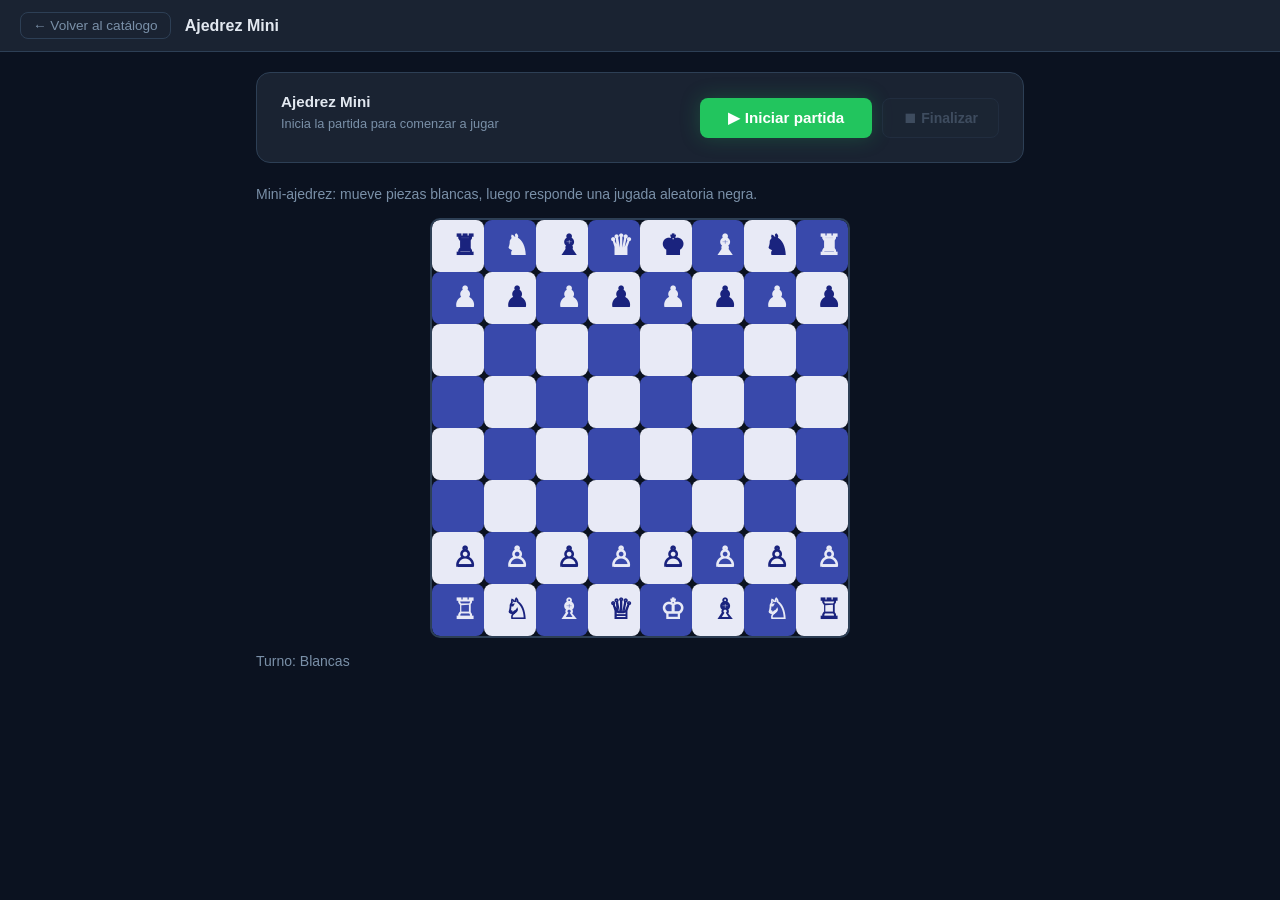
<file: src/static/games/03-ajedrez-mini.html>
<!doctype html>
<html lang="es">
<head>
  <meta charset="UTF-8" />
  <meta name="viewport" content="width=device-width, initial-scale=1.0" />
  <title id="title"></title>
  <link rel="stylesheet" href="styles.css" />
</head>
<body>
  <nav class="game-topbar">
    <a class="back-link" href="/">← Volver al catálogo</a>
    <span class="game-title" id="gameName">Ajedrez Mini</span>
    <span class="session-msg" id="sessionMsg"></span>
  </nav>
  <main class="game-wrap">
    <div class="session-panel">
      <div class="session-info">
        <h3>Ajedrez Mini</h3>
        <p>Inicia la partida para comenzar a jugar</p>
      </div>
      <div class="session-btns">
        <button id="startBtn">▶ Iniciar partida</button>
        <button id="endBtn" disabled>⏹ Finalizar</button>
      </div>
    </div>
    <div id="area"></div>
  </main>

  <script>const GAME_NAME = "Ajedrez Mini";</script>
  <script src="game-base.js"></script>
  <script>
    area.innerHTML = `
      <p>Mini-ajedrez: mueve piezas blancas, luego responde una jugada aleatoria negra.</p>
      <div id="board" class="chess-board"></div>
      <p id="status">Turno: Blancas</p>
    `;

    const boardEl = document.getElementById("board");
    const statusEl = document.getElementById("status");

    const initial = [
      ["♜","♞","♝","♛","♚","♝","♞","♜"],
      ["♟","♟","♟","♟","♟","♟","♟","♟"],
      ["","","","","","","",""] ,
      ["","","","","","","",""] ,
      ["","","","","","","",""] ,
      ["","","","","","","",""] ,
      ["♙","♙","♙","♙","♙","♙","♙","♙"],
      ["♖","♘","♗","♕","♔","♗","♘","♖"]
    ];

    let board = initial.map(r => [...r]);
    let selected = null;
    let whiteTurn = true;

    const whitePieces = new Set(["♙","♖","♘","♗","♕","♔"]);
    const blackPieces = new Set(["♟","♜","♞","♝","♛","♚"]);

    function inBoard(r, c) { return r >= 0 && c >= 0 && r < 8 && c < 8; }
    function pieceAt(r, c) { return board[r][c]; }
    function isWhite(p) { return whitePieces.has(p); }
    function isBlack(p) { return blackPieces.has(p); }

    function renderBoard() {
      boardEl.innerHTML = "";
      for (let r = 0; r < 8; r++) {
        for (let c = 0; c < 8; c++) {
          const sq = document.createElement("button");
          sq.className = `chess-square ${(r + c) % 2 === 0 ? "light" : "dark"}`;
          if (selected && selected.r === r && selected.c === c) sq.classList.add("selected");
          sq.textContent = board[r][c];
          sq.addEventListener("click", () => clickSquare(r, c));
          boardEl.appendChild(sq);
        }
      }
    }

    function pathClear(r1, c1, r2, c2) {
      const dr = Math.sign(r2 - r1);
      const dc = Math.sign(c2 - c1);
      let r = r1 + dr, c = c1 + dc;
      while (r !== r2 || c !== c2) {
        if (pieceAt(r, c)) return false;
        r += dr; c += dc;
      }
      return true;
    }

    function legalMove(p, r1, c1, r2, c2) {
      if (!inBoard(r2, c2) || (r1 === r2 && c1 === c2)) return false;
      const target = pieceAt(r2, c2);
      if (target && ((isWhite(p) && isWhite(target)) || (isBlack(p) && isBlack(target)))) return false;

      const dr = r2 - r1;
      const dc = c2 - c1;
      const adr = Math.abs(dr), adc = Math.abs(dc);

      if (p === "♙") {
        if (dc === 0 && dr === -1 && !target) return true;
        if (r1 === 6 && dc === 0 && dr === -2 && !target && !pieceAt(5, c1)) return true;
        if (adr === 1 && dr === -1 && target && isBlack(target)) return true;
      }
      if (p === "♟") {
        if (dc === 0 && dr === 1 && !target) return true;
        if (r1 === 1 && dc === 0 && dr === 2 && !target && !pieceAt(2, c1)) return true;
        if (adr === 1 && dr === 1 && target && isWhite(target)) return true;
      }
      if (p === "♖" || p === "♜") return (dr === 0 || dc === 0) && pathClear(r1, c1, r2, c2);
      if (p === "♗" || p === "♝") return adr === adc && pathClear(r1, c1, r2, c2);
      if (p === "♕" || p === "♛") return ((dr === 0 || dc === 0) || (adr === adc)) && pathClear(r1, c1, r2, c2);
      if (p === "♘" || p === "♞") return (adr === 2 && adc === 1) || (adr === 1 && adc === 2);
      if (p === "♔" || p === "♚") return adr <= 1 && adc <= 1;

      return false;
    }

    function movePiece(r1, c1, r2, c2) {
      board[r2][c2] = board[r1][c1];
      board[r1][c1] = "";
    }

    function allLegalMoves(forWhite) {
      const moves = [];
      for (let r1 = 0; r1 < 8; r1++) {
        for (let c1 = 0; c1 < 8; c1++) {
          const p = pieceAt(r1, c1);
          if (!p) continue;
          if (forWhite && !isWhite(p)) continue;
          if (!forWhite && !isBlack(p)) continue;
          for (let r2 = 0; r2 < 8; r2++) {
            for (let c2 = 0; c2 < 8; c2++) {
              if (legalMove(p, r1, c1, r2, c2)) moves.push({ r1, c1, r2, c2 });
            }
          }
        }
      }
      return moves;
    }

    function blackAutoMove() {
      const moves = allLegalMoves(false);
      if (!moves.length) {
        statusEl.textContent = "Negras sin jugadas. Fin del mini-ajedrez.";
        return;
      }
      const mv = moves[Math.floor(Math.random() * moves.length)];
      movePiece(mv.r1, mv.c1, mv.r2, mv.c2);
      whiteTurn = true;
      statusEl.textContent = "Turno: Blancas";
      renderBoard();
    }

    function clickSquare(r, c) {
      const p = pieceAt(r, c);
      if (!whiteTurn) return;

      if (!selected) {
        if (p && isWhite(p)) selected = { r, c };
        renderBoard();
        return;
      }

      const sp = pieceAt(selected.r, selected.c);
      if (p && isWhite(p)) {
        selected = { r, c };
        renderBoard();
        return;
      }

      if (legalMove(sp, selected.r, selected.c, r, c)) {
        movePiece(selected.r, selected.c, r, c);
        selected = null;
        whiteTurn = false;
        statusEl.textContent = "Turno: Negras (auto)";
        renderBoard();
        setTimeout(blackAutoMove, 450);
      } else {
        statusEl.textContent = "Movimiento inválido para esa ficha.";
      }
    }

    renderBoard();
  </script>
</body>
</html>
</file>
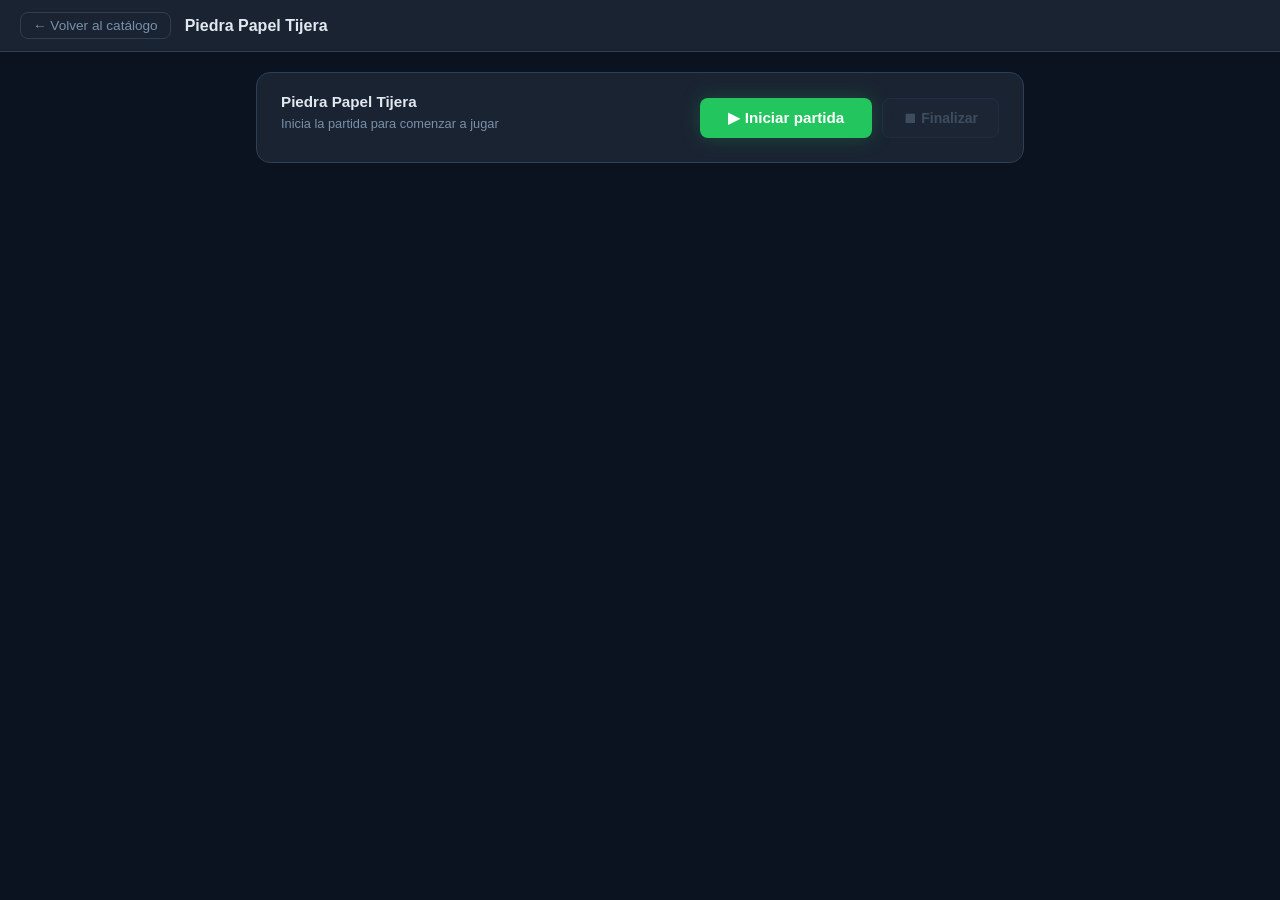
<file: src/static/games/05-piedra-papel-tijera.html>
<!doctype html><html lang="es"><head><meta charset="UTF-8"><meta name="viewport" content="width=device-width, initial-scale=1.0"><title id="title"></title><link rel="stylesheet" href="styles.css"></head><body>
  <nav class="game-topbar">
    <a class="back-link" href="/">← Volver al catálogo</a>
    <span class="game-title" id="gameName">Piedra Papel Tijera</span>
    <span class="session-msg" id="sessionMsg"></span>
  </nav>
  <main class="game-wrap">
    <div class="session-panel">
      <div class="session-info">
        <h3>Piedra Papel Tijera</h3>
        <p>Inicia la partida para comenzar a jugar</p>
      </div>
      <div class="session-btns">
        <button id="startBtn">▶ Iniciar partida</button>
        <button id="endBtn" disabled>⏹ Finalizar</button>
      </div>
    </div>
    <div id="area"></div>
  </main><script>const GAME_NAME="Piedra Papel Tijera";</script><script src="game-base.js"></script><script>
const MATCH_BEST_OF=5;
const SCORE_KEY=`${KEY}_score_${user}_${GAME_NAME}`;
const initialState={playerScore:0,botScore:0,draws:0,round:0};
let gameState={...initialState,...JSON.parse(localStorage.getItem(SCORE_KEY)||'{}')};
let selectedMove='';

area.innerHTML=`
  <div class="row">
    <button data-move="Piedra">Piedra</button>
    <button data-move="Papel">Papel</button>
    <button data-move="Tijera">Tijera</button>
  </div>
  <p id="selectedMove">Selecciona tu jugada</p>
  <div class="row">
    <button id="nextRoundBtn">Nueva ronda</button>
    <button id="resetScoreBtn">Reiniciar marcador</button>
  </div>
  <p id="scoreboard"></p>
  <p id="matchStatus"></p>
  <p id="m"></p>
`;

const moves=['Piedra','Papel','Tijera'];
const winsAgainst={Piedra:'Tijera',Papel:'Piedra',Tijera:'Papel'};

function saveScore(){localStorage.setItem(SCORE_KEY,JSON.stringify(gameState));}
function renderScore(){
  scoreboard.textContent=`Jugador ${gameState.playerScore} - Bot ${gameState.botScore} - Empates ${gameState.draws} (Ronda ${gameState.round})`;
  const targetWins=Math.ceil(MATCH_BEST_OF/2);
  if(gameState.playerScore>=targetWins||gameState.botScore>=targetWins){
    matchStatus.textContent=gameState.playerScore>gameState.botScore
      ?`¡Ganaste el match al mejor de ${MATCH_BEST_OF}!`
      :`El bot ganó el match al mejor de ${MATCH_BEST_OF}.`;
  }else{
    matchStatus.textContent=`Match al mejor de ${MATCH_BEST_OF}: primer jugador en llegar a ${targetWins} victorias.`;
  }
}

function playRound(){
  if(!selectedMove){m.textContent='Primero elige Piedra, Papel o Tijera.';return;}
  const botMove=moves[Math.random()*3|0];
  gameState.round++;

  if(selectedMove===botMove){
    gameState.draws++;
    m.textContent=`Ronda ${gameState.round}: Tú ${selectedMove} vs Bot ${botMove} => Empate`;
  }else if(winsAgainst[selectedMove]===botMove){
    gameState.playerScore++;
    m.textContent=`Ronda ${gameState.round}: Tú ${selectedMove} vs Bot ${botMove} => Ganaste`;
  }else{
    gameState.botScore++;
    m.textContent=`Ronda ${gameState.round}: Tú ${selectedMove} vs Bot ${botMove} => Gana el bot`;
  }

  saveScore();
  renderScore();
}

[...area.querySelectorAll('[data-move]')].forEach(btn=>{
  btn.onclick=()=>{
    selectedMove=btn.dataset.move;
    selectedMoveEl.textContent=`Tu jugada seleccionada: ${selectedMove}`;
  };
});

nextRoundBtn.onclick=playRound;
resetScoreBtn.onclick=()=>{
  gameState={...initialState};
  selectedMove='';
  selectedMoveEl.textContent='Selecciona tu jugada';
  m.textContent='Marcador reiniciado.';
  saveScore();
  renderScore();
};

const selectedMoveEl=document.getElementById('selectedMove');
const scoreboard=document.getElementById('scoreboard');
const matchStatus=document.getElementById('matchStatus');
renderScore();
</script></body></html>
</file>
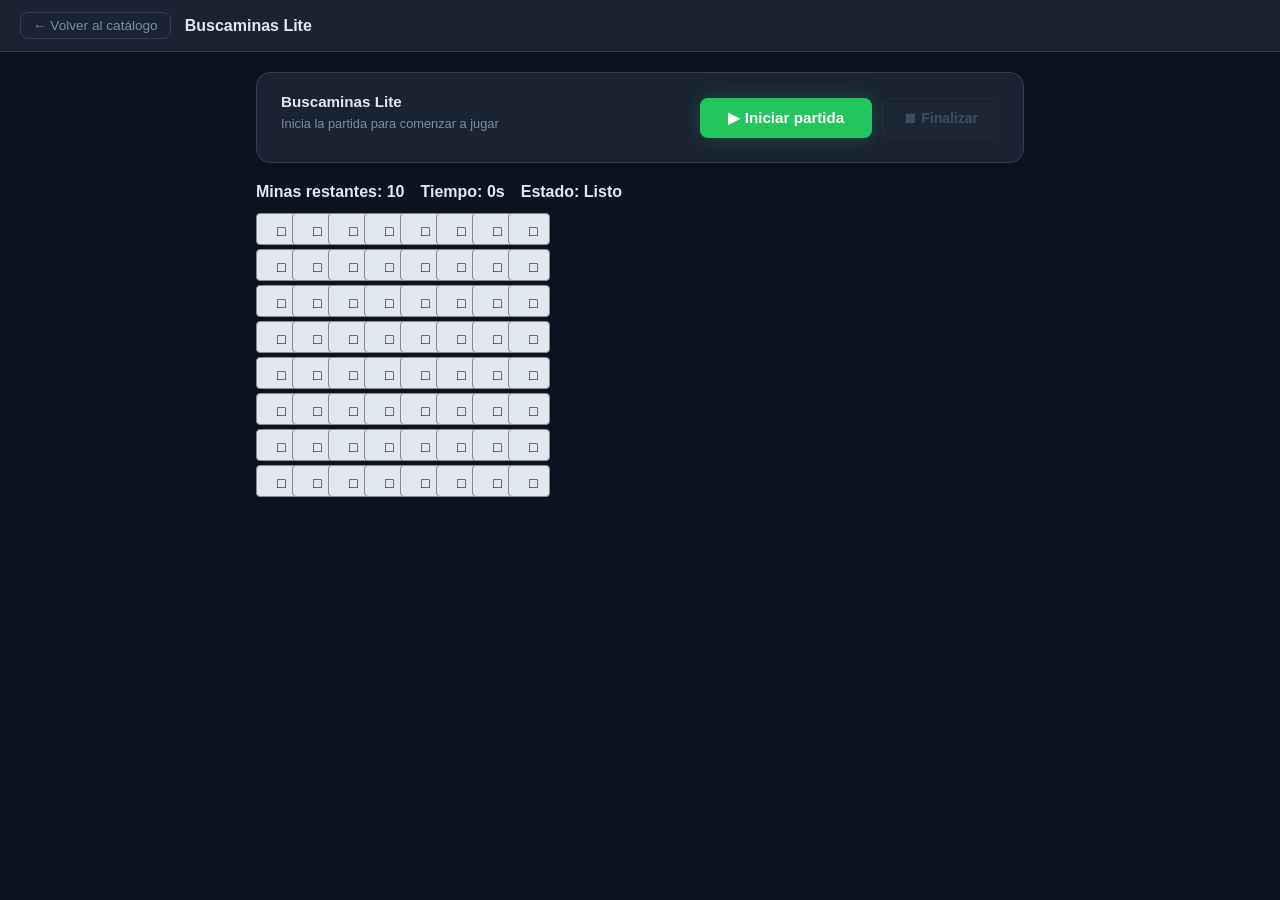
<file: src/static/games/07-buscaminas-lite.html>
<!doctype html>
<html lang="es">
<head>
  <meta charset="UTF-8">
  <meta name="viewport" content="width=device-width, initial-scale=1.0">
  <title id="title"></title>
  <link rel="stylesheet" href="styles.css">
  <style>
    #area { margin-top: 1rem; }
    .ms-ui { display:flex; gap:1rem; flex-wrap:wrap; margin-bottom:.75rem; font-weight:600; }
    .ms-board { display:grid; gap:4px; width:max-content; user-select:none; }
    .ms-cell {
      width:32px; height:32px; border:1px solid #888; border-radius:4px;
      font-weight:700; cursor:pointer; background:#e2e8f0;
    }
    .ms-cell.revealed { background:#f8fafc; cursor:default; }
    .ms-cell.mine-hit { background:#fecaca; }
    .ms-cell.flagged { background:#fde68a; }
  </style>
</head>
<body>
  <nav class="game-topbar">
    <a class="back-link" href="/">← Volver al catálogo</a>
    <span class="game-title" id="gameName">Buscaminas Lite</span>
    <span class="session-msg" id="sessionMsg"></span>
  </nav>
  <main class="game-wrap">
    <div class="session-panel">
      <div class="session-info">
        <h3>Buscaminas Lite</h3>
        <p>Inicia la partida para comenzar a jugar</p>
      </div>
      <div class="session-btns">
        <button id="startBtn">▶ Iniciar partida</button>
        <button id="endBtn" disabled>⏹ Finalizar</button>
      </div>
    </div>
    <div id="area"></div>
  </main>

  <script>const GAME_NAME = "Buscaminas Lite";</script>
  <script src="game-base.js"></script>
  <script>
    const DIFFICULTIES = {
      easy: { rows: 8, cols: 8, mines: 10 }
    };

    let config = DIFFICULTIES.easy;
    let board = [];
    let gameOver = false;
    let won = false;
    let firstRevealDone = false;
    let flagsUsed = 0;
    let revealedSafeCells = 0;
    let timerId = null;
    let seconds = 0;

    const areaEl = document.getElementById('area');
    areaEl.innerHTML = `
      <div class="ms-ui">
        <span>Minas restantes: <strong id="minesLeft">0</strong></span>
        <span>Tiempo: <strong id="timer">0</strong>s</span>
        <span>Estado: <strong id="status">Listo</strong></span>
      </div>
      <div id="board" class="ms-board"></div>
    `;

    const boardEl = document.getElementById('board');
    const minesLeftEl = document.getElementById('minesLeft');
    const timerEl = document.getElementById('timer');
    const statusEl = document.getElementById('status');

    function makeBoard() {
      board = Array.from({ length: config.rows }, () =>
        Array.from({ length: config.cols }, () => ({
          mine: false,
          revealed: false,
          flagged: false,
          adjacent: 0
        }))
      );
    }

    function inBounds(r, c) {
      return r >= 0 && r < config.rows && c >= 0 && c < config.cols;
    }

    function neighbors(r, c) {
      const out = [];
      for (let dr = -1; dr <= 1; dr++) {
        for (let dc = -1; dc <= 1; dc++) {
          if (dr === 0 && dc === 0) continue;
          const nr = r + dr;
          const nc = c + dc;
          if (inBounds(nr, nc)) out.push([nr, nc]);
        }
      }
      return out;
    }

    function placeMines() {
      const used = new Set();
      while (used.size < config.mines) {
        const idx = Math.floor(Math.random() * config.rows * config.cols);
        if (used.has(idx)) continue;
        used.add(idx);
        const r = Math.floor(idx / config.cols);
        const c = idx % config.cols;
        board[r][c].mine = true;
      }
    }

    function computeAdjacents() {
      for (let r = 0; r < config.rows; r++) {
        for (let c = 0; c < config.cols; c++) {
          if (board[r][c].mine) continue;
          board[r][c].adjacent = neighbors(r, c).reduce(
            (count, [nr, nc]) => count + (board[nr][nc].mine ? 1 : 0),
            0
          );
        }
      }
    }

    function renderBoard() {
      boardEl.style.gridTemplateColumns = `repeat(${config.cols}, 32px)`;
      boardEl.innerHTML = '';
      for (let r = 0; r < config.rows; r++) {
        for (let c = 0; c < config.cols; c++) {
          const cell = board[r][c];
          const btn = document.createElement('button');
          btn.className = 'ms-cell';
          btn.dataset.r = r;
          btn.dataset.c = c;

          if (cell.flagged && !cell.revealed) {
            btn.classList.add('flagged');
            btn.textContent = '🚩';
          } else if (!cell.revealed) {
            btn.textContent = '□';
          } else if (cell.mine) {
            btn.textContent = '💣';
            btn.classList.add('revealed');
          } else {
            btn.classList.add('revealed');
            btn.textContent = cell.adjacent === 0 ? '' : String(cell.adjacent);
          }

          btn.addEventListener('click', () => onLeftClick(r, c));
          btn.addEventListener('contextmenu', (e) => {
            e.preventDefault();
            onRightClick(r, c);
          });
          boardEl.appendChild(btn);
        }
      }
      updateUI();
    }

    function revealAllMines(triggerR, triggerC) {
      for (let r = 0; r < config.rows; r++) {
        for (let c = 0; c < config.cols; c++) {
          if (board[r][c].mine) board[r][c].revealed = true;
        }
      }
      const idx = triggerR * config.cols + triggerC;
      const hitBtn = boardEl.children[idx];
      if (hitBtn) hitBtn.classList.add('mine-hit');
    }

    function floodReveal(startR, startC) {
      const q = [[startR, startC]];
      const seen = new Set([`${startR},${startC}`]);

      while (q.length) {
        const [r, c] = q.shift();
        const cell = board[r][c];

        if (cell.revealed || cell.flagged) continue;
        cell.revealed = true;
        if (!cell.mine) revealedSafeCells++;

        if (cell.adjacent !== 0) continue;
        for (const [nr, nc] of neighbors(r, c)) {
          const key = `${nr},${nc}`;
          if (!seen.has(key) && !board[nr][nc].mine) {
            seen.add(key);
            q.push([nr, nc]);
          }
        }
      }
    }

    function onLeftClick(r, c) {
      if (gameOver) return;
      const cell = board[r][c];
      if (cell.revealed || cell.flagged) return;

      if (!firstRevealDone) {
        firstRevealDone = true;
        statusEl.textContent = 'Jugando';
        startTimer();
      }

      if (cell.mine) {
        gameOver = true;
        won = false;
        revealAllMines(r, c);
        stopTimer();
        statusEl.textContent = 'Perdiste';
        renderBoard();
        return;
      }

      floodReveal(r, c);
      checkWin();
      renderBoard();
    }

    function onRightClick(r, c) {
      if (gameOver) return;
      const cell = board[r][c];
      if (cell.revealed) return;

      cell.flagged = !cell.flagged;
      flagsUsed += cell.flagged ? 1 : -1;
      renderBoard();
    }

    function checkWin() {
      const safeTotal = config.rows * config.cols - config.mines;
      if (revealedSafeCells === safeTotal) {
        gameOver = true;
        won = true;
        stopTimer();
        statusEl.textContent = 'Ganaste';
      }
    }

    function updateUI() {
      minesLeftEl.textContent = Math.max(0, config.mines - flagsUsed);
      timerEl.textContent = String(seconds);
      if (!gameOver && !firstRevealDone) statusEl.textContent = 'Listo';
      if (!gameOver && firstRevealDone) statusEl.textContent = 'Jugando';
      if (gameOver && won) statusEl.textContent = 'Ganaste';
      if (gameOver && !won) statusEl.textContent = 'Perdiste';
    }

    function startTimer() {
      stopTimer();
      timerId = setInterval(() => {
        seconds++;
        timerEl.textContent = String(seconds);
      }, 1000);
    }

    function stopTimer() {
      if (timerId) clearInterval(timerId);
      timerId = null;
    }

    function newGame() {
      config = DIFFICULTIES.easy;
      gameOver = false;
      won = false;
      firstRevealDone = false;
      flagsUsed = 0;
      revealedSafeCells = 0;
      seconds = 0;
      stopTimer();

      makeBoard();
      placeMines();
      computeAdjacents();
      renderBoard();
    }

    newGame();
  </script>
</body>
</html>
</file>
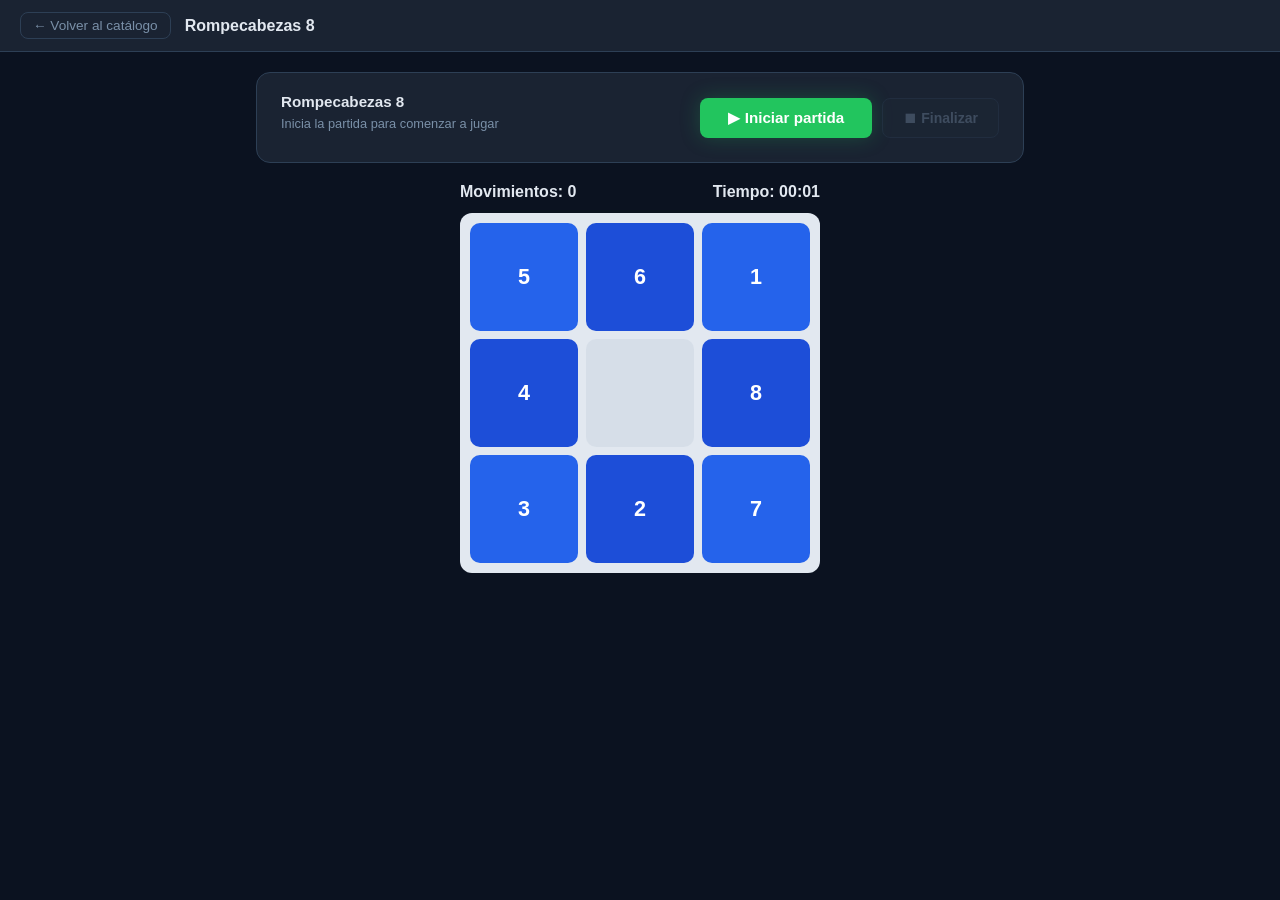
<file: src/static/games/12-rompecabezas-8.html>
<!doctype html>
<html lang="es">
  <head>
    <meta charset="UTF-8" />
    <meta name="viewport" content="width=device-width, initial-scale=1.0" />
    <title id="title"></title>
    <link rel="stylesheet" href="styles.css" />
    <style>
      .puzzle-wrap {
        max-width: 360px;
        margin: 0 auto;
      }

      .hud {
        display: flex;
        justify-content: space-between;
        gap: 0.75rem;
        margin: 0.75rem 0;
        font-weight: 600;
      }

      .board {
        display: grid;
        grid-template-columns: repeat(3, 1fr);
        gap: 8px;
        background: #e2e8f0;
        padding: 10px;
        border-radius: 12px;
      }

      .tile {
        aspect-ratio: 1 / 1;
        border: 0;
        border-radius: 10px;
        font-size: 1.35rem;
        font-weight: 700;
        background: #2563eb;
        color: #fff;
        cursor: pointer;
        transition: transform 0.15s ease, background-color 0.2s ease, opacity 0.2s ease;
      }

      .tile:hover {
        transform: translateY(-2px);
      }

      .tile.valid {
        background: #1d4ed8;
      }

      .tile.empty {
        background: #cbd5e1;
        cursor: default;
        opacity: 0.5;
      }

      #status {
        margin-top: 0.8rem;
        min-height: 1.5rem;
        font-weight: 700;
      }

      #status.win {
        color: #166534;
      }
    </style>
  </head>
  <body>
  <nav class="game-topbar">
    <a class="back-link" href="/">← Volver al catálogo</a>
    <span class="game-title" id="gameName">Rompecabezas 8</span>
    <span class="session-msg" id="sessionMsg"></span>
  </nav>
  <main class="game-wrap">
    <div class="session-panel">
      <div class="session-info">
        <h3>Rompecabezas 8</h3>
        <p>Inicia la partida para comenzar a jugar</p>
      </div>
      <div class="session-btns">
        <button id="startBtn">▶ Iniciar partida</button>
        <button id="endBtn" disabled>⏹ Finalizar</button>
      </div>
    </div>
    <div id="area"></div>
  </main>

    <script>
      const GAME_NAME = 'Rompecabezas 8';
    </script>
    <script src="game-base.js"></script>
    <script>
      const SOLVED = [1, 2, 3, 4, 5, 6, 7, 8, 0];
      let board = [...SOLVED];
      let moves = 0;
      let timerSeconds = 0;
      let timerId = null;
      let won = false;

      area.innerHTML = `
        <section class="puzzle-wrap">
          <div class="hud">
            <div>Movimientos: <span id="moves">0</span></div>
            <div>Tiempo: <span id="timer">00:00</span></div>
          </div>
          <div id="board" class="board"></div>
          <div class="row" style="margin-top: 0.75rem; justify-content: center;">
            <button id="restartBtn">Reiniciar</button>
          </div>
          <p id="status"></p>
        </section>
      `;

      const boardEl = document.getElementById('board');
      const movesEl = document.getElementById('moves');
      const timerEl = document.getElementById('timer');
      const statusEl = document.getElementById('status');
      const restartBtn = document.getElementById('restartBtn');

      function formatTime(totalSeconds) {
        const mm = String(Math.floor(totalSeconds / 60)).padStart(2, '0');
        const ss = String(totalSeconds % 60).padStart(2, '0');
        return `${mm}:${ss}`;
      }

      function startTimer() {
        if (timerId) {
          clearInterval(timerId);
        }
        timerId = setInterval(() => {
          timerSeconds += 1;
          timerEl.textContent = formatTime(timerSeconds);
        }, 1000);
      }

      function stopTimer() {
        if (!timerId) return;
        clearInterval(timerId);
        timerId = null;
      }

      function isSolved() {
        return board.every((v, i) => v === SOLVED[i]);
      }

      function getValidIndexes() {
        const zero = board.indexOf(0);
        const zr = Math.floor(zero / 3);
        const zc = zero % 3;
        const candidates = [];

        for (let i = 0; i < 9; i++) {
          if (board[i] === 0) continue;
          const r = Math.floor(i / 3);
          const c = i % 3;
          const manhattan = Math.abs(r - zr) + Math.abs(c - zc);
          if (manhattan === 1) candidates.push(i);
        }

        return candidates;
      }

      function shuffleSolvable() {
        board = [...SOLVED];
        let zero = 8;
        let lastZero = -1;

        for (let step = 0; step < 120; step++) {
          const zr = Math.floor(zero / 3);
          const zc = zero % 3;
          const nextZeros = [];

          if (zr > 0) nextZeros.push(zero - 3);
          if (zr < 2) nextZeros.push(zero + 3);
          if (zc > 0) nextZeros.push(zero - 1);
          if (zc < 2) nextZeros.push(zero + 1);

          const filtered = nextZeros.filter((idx) => idx !== lastZero);
          const options = filtered.length ? filtered : nextZeros;
          const nextZero = options[Math.floor(Math.random() * options.length)];

          [board[zero], board[nextZero]] = [board[nextZero], board[zero]];
          lastZero = zero;
          zero = nextZero;
        }

        if (isSolved()) {
          [board[7], board[8]] = [board[8], board[7]];
        }
      }

      function render() {
        const valid = new Set(getValidIndexes());
        boardEl.innerHTML = '';

        board.forEach((value, index) => {
          const btn = document.createElement('button');
          btn.className = 'tile';
          btn.type = 'button';

          if (value === 0) {
            btn.classList.add('empty');
            btn.disabled = true;
            btn.textContent = '';
          } else {
            btn.textContent = String(value);
            if (valid.has(index) && !won) {
              btn.classList.add('valid');
            }
          }

          btn.onclick = () => handleMove(index);
          boardEl.appendChild(btn);
        });

        movesEl.textContent = String(moves);
        timerEl.textContent = formatTime(timerSeconds);
      }

      function handleMove(index) {
        if (won || board[index] === 0) return;

        const valid = getValidIndexes();
        if (!valid.includes(index)) return;

        const zero = board.indexOf(0);
        [board[index], board[zero]] = [board[zero], board[index]];
        moves += 1;

        if (isSolved()) {
          won = true;
          stopTimer();
          statusEl.textContent = `¡Ganaste! Resuelto en ${moves} movimientos y ${formatTime(timerSeconds)}.`;
          statusEl.classList.add('win');
        }

        render();
      }

      function resetGame() {
        moves = 0;
        timerSeconds = 0;
        won = false;
        statusEl.textContent = '';
        statusEl.classList.remove('win');
        shuffleSolvable();
        startTimer();
        render();
      }

      restartBtn.onclick = resetGame;
      resetGame();
    </script>
  </body>
</html>
</file>
<file: src/static/games/styles.css>
/* Steam Manager — estilos para juegos */
:root{
  --bg:#0b1220;--panel:#1a2332;--panel2:#1f2937;--line:#2d3f55;
  --text:#e2e8f0;--muted:#7a90a8;--accent:#0ea5e9;--accent2:#0284c7;
  --green:#22c55e;--red:#ef4444;--amber:#f59e0b;--radius:10px;
}
*{box-sizing:border-box;margin:0;padding:0}
body{font-family:'Segoe UI',Arial,sans-serif;background:var(--bg);color:var(--text);min-height:100vh;display:flex;flex-direction:column}

/* ── Barra superior ── */
.game-topbar{
  background:var(--panel);border-bottom:1px solid var(--line);
  padding:10px 20px;display:flex;align-items:center;gap:14px;
  position:sticky;top:0;z-index:100;height:52px;
}
.back-link{
  color:var(--muted);font-size:.85rem;text-decoration:none;
  display:flex;align-items:center;gap:5px;
  padding:5px 12px;border-radius:8px;border:1px solid var(--line);
  transition:color .15s,border-color .15s;white-space:nowrap;
}
.back-link:hover{color:var(--accent);border-color:var(--accent)}
.game-title{font-size:1rem;font-weight:700;color:var(--text)}
.session-msg{
  margin-left:auto;font-size:.8rem;padding:4px 14px;
  border-radius:20px;white-space:nowrap;
}
.session-msg[data-type="success"]{background:#052e16;color:#86efac;border:1px solid #166534}
.session-msg[data-type="info"]{background:#0c1a2e;color:#93c5fd;border:1px solid #1e40af}

/* ── Contenedor principal ── */
.game-wrap{max-width:800px;width:100%;margin:0 auto;padding:20px 16px;flex:1}

/* ── Panel de control de sesión ── */
.session-panel{
  background:var(--panel);border:1px solid var(--line);border-radius:14px;
  padding:20px 24px;margin-bottom:20px;
  display:flex;align-items:center;gap:16px;flex-wrap:wrap;
}
.session-panel .session-info{flex:1;min-width:180px}
.session-panel .session-info h3{font-size:.95rem;font-weight:600;margin-bottom:4px}
.session-panel .session-info p{font-size:.8rem;color:var(--muted)}
.session-btns{display:flex;gap:10px}

/* ── Botones generales ── */
button{
  cursor:pointer;font-family:inherit;font-size:.875rem;border:none;
  border-radius:8px;padding:9px 20px;font-weight:600;
  transition:opacity .15s,background .15s,transform .1s;
}
button:hover:not([disabled]){opacity:.88}
button:active:not([disabled]){transform:scale(.97)}
button[disabled]{opacity:.38;cursor:not-allowed}

#startBtn{
  background:var(--green);color:#fff;
  padding:11px 28px;font-size:.95rem;
  box-shadow:0 0 20px rgba(34,197,94,.25);
}
#endBtn{
  background:var(--panel2);color:var(--muted);
  border:1px solid var(--line);padding:11px 20px;
}
#endBtn:not([disabled]){color:var(--red);border-color:var(--red)}

/* ── Panel del juego ── */
.panel{
  background:var(--panel);border:1px solid var(--line);
  border-radius:14px;padding:20px;margin-bottom:16px;
}
.panel h2,h2{font-size:1rem;font-weight:600;margin-bottom:12px;color:var(--text)}
p{color:var(--muted);font-size:.875rem;line-height:1.6;margin-bottom:8px}

/* ── Row legacy (game-utils) ── */
.row{display:none} /* ocultamos el row original, usamos session-panel */

/* ── Estado y score ── */
#stateLabel,#scoreLabel,#feedback,#snakeInfo,#result{
  font-size:.875rem;color:var(--muted);margin:6px 0;
}
#feedback{color:var(--green);font-weight:600}

/* ── Canvas ── */
canvas{
  border-radius:10px;border:1px solid var(--line);
  display:block;margin:12px auto;background:#0b1220;
}

/* ── Tableros ── */
.board3{display:grid;grid-template-columns:repeat(3,84px);gap:6px;margin:12px auto;width:fit-content}
.board3 button{height:84px;font-size:2rem;background:var(--panel2);border:2px solid var(--line);border-radius:10px;color:var(--text)}
.board3 button:hover:not([disabled]){border-color:var(--accent);background:var(--panel)}

.chess-board{display:grid;grid-template-columns:repeat(8,52px);width:max-content;border:2px solid var(--line);border-radius:10px;overflow:hidden;margin:12px auto}
.chess-square{width:52px;height:52px;font-size:28px;display:grid;place-items:center;cursor:pointer;border:none;transition:opacity .1s}
.chess-square.light{background:#e8eaf6;color:#1a237e}
.chess-square.dark{background:#3949ab;color:#e8eaf6}
.chess-square.selected{outline:3px solid var(--green);outline-offset:-3px}

.mine-grid{display:grid;gap:4px;margin:12px auto;width:fit-content}
.mine-cell{width:34px;height:34px;background:var(--panel2);border:1px solid var(--line);border-radius:6px;font-size:.82rem;font-weight:700;display:flex;align-items:center;justify-content:center;cursor:pointer;transition:background .1s}
.mine-cell:hover:not(.revealed){background:var(--line)}
.mine-cell.revealed{background:var(--bg);cursor:default;border-color:transparent}
.mine-cell.flagged{background:#1c0a00;color:var(--amber)}

.puzzle-grid{display:grid;grid-template-columns:repeat(3,90px);gap:6px;margin:12px auto;width:fit-content}
.puzzle-cell{height:90px;background:var(--accent);color:#fff;font-size:1.8rem;font-weight:700;border:none;border-radius:10px;cursor:pointer;transition:background .15s,transform .1s}
.puzzle-cell:hover{background:var(--accent2)}
.puzzle-cell:active{transform:scale(.95)}
.puzzle-cell.empty{background:var(--panel2);cursor:default}

/* ── Piedra papel tijera ── */
.ppt-options{display:flex;gap:12px;justify-content:center;margin:16px 0;flex-wrap:wrap}
.ppt-options button{font-size:2.2rem;padding:16px 24px;background:var(--panel2);border:2px solid var(--line);border-radius:14px;min-width:90px}
.ppt-options button:hover:not([disabled]){border-color:var(--accent);transform:translateY(-2px)}

/* ── Botón reiniciar ── */
#restartBtn{
  background:transparent;border:1px solid var(--line);color:var(--muted);
  padding:7px 16px;font-size:.82rem;margin-top:10px;
}
#restartBtn:hover{color:var(--text);border-color:var(--text)}

/* ── Tabla ── */
table{width:100%;border-collapse:collapse;font-size:.85rem}
th,td{border:1px solid var(--line);padding:8px 12px;text-align:left}
th{background:var(--panel2);color:var(--muted);font-size:.78rem}
input{background:var(--bg);border:1px solid var(--line);color:var(--text);border-radius:8px;padding:8px 12px;font-size:.875rem;font-family:inherit}
</file>
